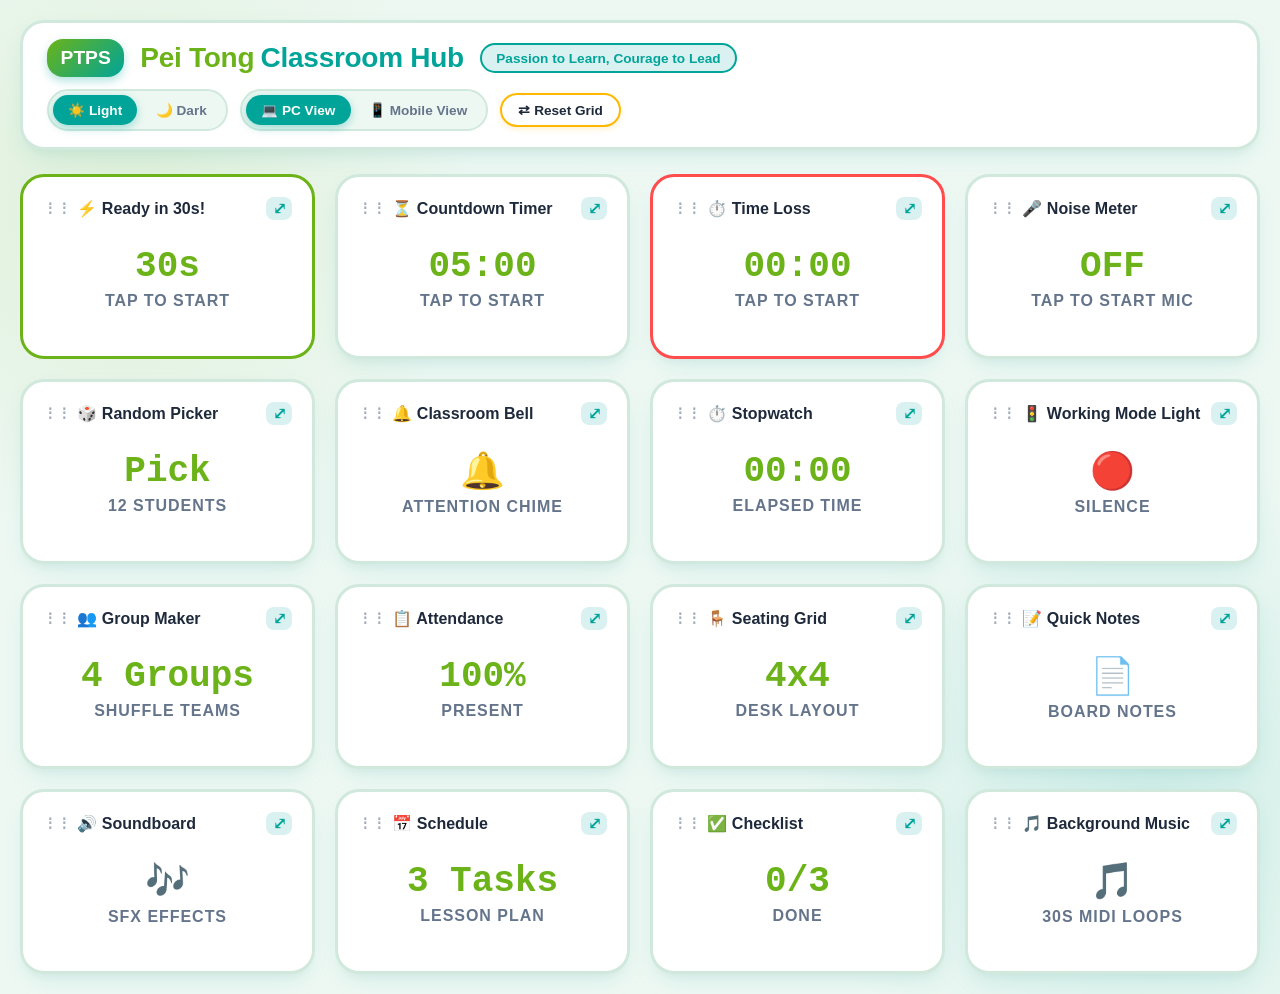
<file: index.html>
<!DOCTYPE html>
<html lang="en">
<head>
  <meta charset="UTF-8" />
  <meta name="viewport" content="width=device-width, initial-scale=1.0" />
  <title>Pei Tong Primary School - Classroom Hub</title>
  <style>
    :root {
      /* Pei Tong Primary Corporate Colors & Palette */
      --ptps-lime: #6BB318;
      --ptps-lime-dark: #528B11;
      --ptps-turquoise: #00A499;
      --ptps-turquoise-dark: #007D75;
      --ptps-yellow: #FFB800;
      --ptps-orange: #FF7A00;
      --ptps-red: #FF4D4D;
      --ptps-blue: #3B82F6;
      --ptps-purple: #8B5CF6;
      
      /* Light Mode Palette */
      --ptps-bg-canvas: #EEF8F3;
      --ptps-card-bg: #FFFFFF;
      --ptps-card-border: #D1E9DD;
      --ptps-text-dark: #1E293B;
      --ptps-text-muted: #64748B;
      --ptps-shadow: 0 10px 25px -5px rgba(0, 164, 153, 0.12), 0 8px 10px -6px rgba(0, 0, 0, 0.04);
      --ptps-shadow-hover: 0 18px 30px -5px rgba(107, 179, 24, 0.22), 0 10px 12px -5px rgba(0, 0, 0, 0.08);
      --ptps-glow: transparent;
    }

    /* Vibrant Dark Mode Palette */
    body.dark-mode {
      --ptps-bg-canvas: #0F172A;
      --ptps-card-bg: #1E293B;
      --ptps-card-border: #334155;
      --ptps-text-dark: #F8FAFC;
      --ptps-text-muted: #94A3B8;
      --ptps-shadow: 0 10px 25px -5px rgba(0, 164, 153, 0.25), 0 8px 10px -6px rgba(0, 0, 0, 0.3);
      --ptps-shadow-hover: 0 18px 30px -5px rgba(107, 179, 24, 0.4), 0 10px 12px -5px rgba(0, 0, 0, 0.5);
      --ptps-glow: 0 0 15px rgba(107, 179, 24, 0.35);
    }

    * {
      box-sizing: border-box;
      margin: 0;
      padding: 0;
    }

    body {
      font-family: 'Comic Sans MS', 'Fredoka', -apple-system, BlinkMacSystemFont, "Segoe UI", Roboto, sans-serif;
      background-color: var(--ptps-bg-canvas);
      background-image: 
        radial-gradient(circle at 10% 20%, rgba(107, 179, 24, 0.12) 0%, transparent 25%),
        radial-gradient(circle at 90% 80%, rgba(0, 164, 153, 0.12) 0%, transparent 25%);
      color: var(--ptps-text-dark);
      min-height: 100vh;
      padding: 1.25rem;
      transition: background-color 0.3s ease, color 0.3s ease, padding 0.2s ease;
    }

    /* Glowing Accents in Dark Mode */
    body.dark-mode .display-main {
      text-shadow: 0 0 10px rgba(107, 179, 24, 0.4);
    }
    body.dark-mode .school-logo-badge {
      box-shadow: 0 0 15px rgba(0, 164, 153, 0.6);
    }
    body.dark-mode .big-display {
      text-shadow: 0 0 20px rgba(107, 179, 24, 0.5);
    }

    /* Ambient Alert Animations */
    body.time-loss-active {
      animation: room-alert-red 1.5s infinite ease-in-out;
    }
    body.noise-alert-active {
      animation: room-alert-orange 0.8s infinite ease-in-out;
    }

    @keyframes room-alert-red {
      0%, 100% { background-color: #FEE2E2; }
      50% { background-color: #FECACA; }
    }
    @keyframes room-alert-orange {
      0%, 100% { background-color: #FEF3C7; }
      50% { background-color: #FDE68A; }
    }

    /* Header Navigation */
    header {
      max-width: 1300px;
      margin: 0 auto 1.5rem auto;
      display: flex;
      justify-content: space-between;
      align-items: center;
      background: var(--ptps-card-bg);
      padding: 1rem 1.5rem;
      border-radius: 1.5rem;
      border: 3px solid var(--ptps-card-border);
      box-shadow: var(--ptps-shadow);
      flex-wrap: wrap;
      gap: 0.75rem;
      transition: background-color 0.3s, border-color 0.3s;
    }

    .header-title-group {
      display: flex;
      align-items: center;
      gap: 1rem;
    }

    .school-logo-badge {
      background: linear-gradient(135deg, var(--ptps-lime), var(--ptps-turquoise));
      color: #FFFFFF;
      font-weight: 900;
      font-size: 1.2rem;
      padding: 0.5rem 0.85rem;
      border-radius: 1rem;
      box-shadow: 0 4px 10px rgba(0, 164, 153, 0.3);
      display: flex;
      align-items: center;
      justify-content: center;
    }

    h1 {
      font-size: 1.75rem;
      font-weight: 900;
      color: var(--ptps-lime);
      display: flex;
      align-items: center;
      gap: 0.4rem;
      letter-spacing: -0.01em;
    }

    h1 span {
      color: var(--ptps-turquoise);
    }

    .badge {
      background: rgba(0, 164, 153, 0.15);
      border: 2px solid var(--ptps-turquoise);
      padding: 0.35rem 0.9rem;
      border-radius: 2rem;
      font-size: 0.85rem;
      color: var(--ptps-turquoise);
      font-weight: 800;
    }

    .header-controls {
      display: flex;
      align-items: center;
      gap: 0.75rem;
      flex-wrap: wrap;
    }

    /* View & Theme Selector Toggles */
    .view-mode-selector, .theme-mode-selector {
      display: flex;
      background: var(--ptps-bg-canvas);
      border: 2px solid var(--ptps-card-border);
      border-radius: 2rem;
      padding: 0.25rem;
      gap: 0.2rem;
    }

    .view-btn {
      background: transparent;
      border: none;
      color: var(--ptps-text-muted);
      padding: 0.45rem 0.95rem;
      border-radius: 1.5rem;
      font-size: 0.85rem;
      font-weight: 800;
      cursor: pointer;
      transition: all 0.2s ease;
    }

    .view-btn.active {
      background: var(--ptps-turquoise);
      color: #ffffff;
      box-shadow: 0 3px 10px rgba(0, 164, 153, 0.35);
    }

    .btn-reset-layout {
      background: var(--ptps-card-bg);
      border: 2px solid var(--ptps-yellow);
      color: var(--ptps-text-dark);
      padding: 0.45rem 1rem;
      border-radius: 2rem;
      font-size: 0.85rem;
      font-weight: 800;
      cursor: pointer;
      transition: all 0.2s ease;
      box-shadow: 0 2px 6px rgba(255, 184, 0, 0.2);
    }
    .btn-reset-layout:hover {
      background: var(--ptps-yellow);
      color: #FFFFFF;
      transform: translateY(-2px);
    }

    /* Dashboard Grid Base */
    .dashboard-grid {
      display: grid;
      gap: 1.25rem;
      max-width: 1300px;
      margin: 0 auto;
    }

    /* PC VIEW STYLES */
    body.view-pc .dashboard-grid {
      grid-template-columns: repeat(auto-fill, minmax(240px, 1fr));
    }

    body.view-pc .tile {
      min-height: 185px;
      padding: 1.25rem;
      cursor: grab;
    }

    body.view-pc .display-main {
      font-size: 2.25rem;
    }

    body.view-pc .control-btn {
      padding: 0.85rem 1.8rem;
      font-size: 1.1rem;
    }

    /* MOBILE VIEW STYLES */
    body.view-mobile {
      padding: 0.75rem;
    }

    body.view-mobile header {
      flex-direction: column;
      align-items: flex-start;
      gap: 0.75rem;
    }

    body.view-mobile .header-controls {
      width: 100%;
      justify-content: space-between;
    }

    body.view-mobile .dashboard-grid {
      grid-template-columns: repeat(auto-fill, minmax(155px, 1fr));
      gap: 0.75rem;
    }

    body.view-mobile .tile {
      min-height: 140px;
      padding: 0.85rem;
      border-radius: 1.1rem;
    }

    body.view-mobile .tile-title {
      font-size: 0.9rem;
    }

    body.view-mobile .display-main {
      font-size: 1.75rem;
    }

    body.view-mobile .tile-subtext {
      font-size: 0.68rem;
    }

    body.view-mobile .tile-expand-icon {
      font-size: 0.7rem;
      padding: 0.2rem 0.35rem;
    }

    body.view-mobile .fullscreen-overlay {
      padding: 1rem;
    }

    body.view-mobile .big-display {
      font-size: 4.5rem;
    }

    body.view-mobile .control-btn {
      width: 100%;
      min-height: 48px;
      font-size: 1.05rem;
      padding: 0.75rem 1.2rem;
      margin: 0.25rem 0;
    }

    body.view-mobile .music-grid {
      grid-template-columns: 1fr !important;
    }

    /* Tile Component */
    .tile {
      background: var(--ptps-card-bg);
      border: 3px solid var(--ptps-card-border);
      border-radius: 1.5rem;
      display: flex;
      flex-direction: column;
      justify-content: space-between;
      user-select: none;
      transition: transform 0.2s cubic-bezier(0.34, 1.56, 0.64, 1), border-color 0.2s ease, box-shadow 0.2s ease, background-color 0.3s ease;
      position: relative;
      box-shadow: var(--ptps-shadow);
    }

    .tile:active {
      cursor: grabbing;
    }

    .tile:hover {
      transform: translateY(-6px) scale(1.02);
      border-color: var(--ptps-lime);
      box-shadow: var(--ptps-shadow-hover);
    }

    .tile.grid-dragging {
      opacity: 0.4;
      border-color: var(--ptps-lime);
    }

    .tile.grid-drag-over {
      border-color: var(--ptps-turquoise);
      background: rgba(0, 164, 153, 0.15);
      transform: scale(1.04);
    }

    .tile-header {
      display: flex;
      justify-content: space-between;
      align-items: center;
      width: 100%;
    }

    .tile-title {
      font-weight: 800;
      display: flex;
      align-items: center;
      gap: 0.4rem;
      color: var(--ptps-text-dark);
    }

    .drag-handle-icon {
      font-size: 0.9rem;
      color: var(--ptps-text-muted);
      opacity: 0.6;
    }

    .tile-expand-icon {
      color: var(--ptps-turquoise);
      background: rgba(0, 164, 153, 0.15);
      border-radius: 0.5rem;
      padding: 0.1rem 0.4rem;
      font-weight: 900;
    }

    .tile-body {
      text-align: center;
      margin: 0.5rem 0;
      flex-grow: 1;
      display: flex;
      flex-direction: column;
      justify-content: center;
      align-items: center;
    }

    .display-main {
      font-weight: 900;
      font-family: ui-monospace, SFMono-Regular, Menlo, Monaco, Consolas, monospace;
      color: var(--ptps-lime);
    }

    .tile-subtext {
      text-transform: uppercase;
      letter-spacing: 0.06em;
      color: var(--ptps-text-muted);
      margin-top: 0.3rem;
      font-weight: 800;
    }

    /* Ready in 30 Tile Specific */
    .tile-ready-30 {
      border: 3px solid var(--ptps-lime);
      box-shadow: var(--ptps-glow);
    }

    /* Time Loss Tile Specific */
    .tile-time-loss {
      border: 3px solid var(--ptps-red);
    }

    /* Module Visual Ring Styling */
    .ring-timer-container {
      display: flex;
      flex-direction: column;
      align-items: center;
      width: 100%;
      max-width: 600px;
    }

    .ring-clock-wrapper {
      position: relative;
      width: 240px;
      height: 240px;
      display: flex;
      align-items: center;
      justify-content: center;
      margin: 1rem 0;
    }

    .ring-svg {
      position: absolute;
      width: 100%;
      height: 100%;
      transform: rotate(-90deg);
    }

    .ring-circle-bg {
      fill: none;
      stroke: var(--ptps-card-border);
      stroke-width: 14;
    }

    .ring-circle-progress {
      fill: none;
      stroke: var(--ptps-lime);
      stroke-width: 14;
      stroke-linecap: round;
      stroke-dasharray: 628;
      stroke-dashoffset: 0;
      transition: stroke-dashoffset 0.8s linear, stroke 0.3s ease;
    }

    .ring-time-text {
      font-size: 3.5rem;
      font-weight: 900;
      font-family: ui-monospace, SFMono-Regular, Menlo, Monaco, Consolas, monospace;
      color: var(--ptps-lime);
      z-index: 2;
    }

    /* Ready in 30 Module Styling */
    .ready30-container {
      display: flex;
      flex-direction: column;
      align-items: center;
      width: 100%;
      max-width: 800px;
    }

    .ready30-badge-header {
      background: linear-gradient(90deg, var(--ptps-lime), var(--ptps-turquoise));
      color: #fff;
      font-size: 1.5rem;
      font-weight: 900;
      text-transform: uppercase;
      padding: 0.6rem 1.8rem;
      border-radius: 2rem;
      letter-spacing: 0.05em;
      margin-bottom: 1.25rem;
      box-shadow: 0 4px 15px rgba(0, 164, 153, 0.35);
      text-align: center;
    }

    .ready30-cheer-box {
      background: var(--ptps-card-bg);
      border: 3px solid var(--ptps-turquoise);
      border-radius: 1.25rem;
      padding: 1rem 1.5rem;
      width: 100%;
      min-height: 80px;
      display: flex;
      align-items: center;
      justify-content: center;
      text-align: center;
      margin-bottom: 1.25rem;
      box-shadow: var(--ptps-shadow);
    }

    .ready30-cheer-text {
      font-size: 1.45rem;
      font-weight: 900;
      color: var(--ptps-turquoise);
      animation: cheer-pop 0.4s ease-out;
    }

    @keyframes cheer-pop {
      0% { transform: scale(0.85); opacity: 0; }
      100% { transform: scale(1); opacity: 1; }
    }

    .ready30-poster-rules {
      display: grid;
      grid-template-columns: repeat(3, 1fr);
      gap: 0.75rem;
      width: 100%;
      margin-bottom: 1.25rem;
    }

    @media (max-width: 600px) {
      .ready30-poster-rules {
        grid-template-columns: 1fr;
      }
    }

    .ready30-rule-card {
      background: var(--ptps-card-bg);
      border: 3px solid var(--ptps-card-border);
      border-radius: 1rem;
      padding: 0.85rem;
      text-align: center;
      display: flex;
      align-items: center;
      justify-content: center;
      gap: 0.5rem;
      font-weight: 800;
      font-size: 1.05rem;
      color: var(--ptps-text-dark);
      transition: all 0.3s ease;
    }

    .ready30-rule-card.active-rule {
      border-color: var(--ptps-lime);
      background: rgba(107, 179, 24, 0.15);
      transform: scale(1.04);
      box-shadow: 0 4px 15px rgba(107, 179, 24, 0.3);
    }

    .ready30-rule-card .diamond {
      font-size: 1.2rem;
    }

    .ready30-banner-footer {
      background: var(--ptps-yellow);
      color: #1E293B;
      font-weight: 900;
      font-size: 1.2rem;
      text-transform: uppercase;
      padding: 0.6rem 1.5rem;
      border-radius: 2rem;
      letter-spacing: 0.05em;
      box-shadow: 0 4px 10px rgba(255, 184, 0, 0.3);
      text-align: center;
      margin-top: 0.5rem;
    }

    /* Fullscreen Overlay */
    .fullscreen-overlay {
      position: fixed;
      inset: 0;
      background: rgba(238, 248, 243, 0.97);
      backdrop-filter: blur(12px);
      z-index: 1000;
      display: none;
      flex-direction: column;
      padding: 2rem;
      transition: background-color 0.3s ease;
      overflow-y: auto;
    }

    body.dark-mode .fullscreen-overlay {
      background: rgba(15, 23, 42, 0.97);
    }

    .fullscreen-overlay.active {
      display: flex;
    }

    .fullscreen-overlay.loud-alert-active {
      animation: loud-bg-blink 0.35s infinite alternate ease-in-out;
    }

    @keyframes loud-bg-blink {
      0% { background: rgba(238, 248, 243, 0.97); }
      100% { background: rgba(254, 202, 202, 0.95); }
    }

    /* GLOBAL FLASHING ALERT OVERLAY (TIME'S UP) */
    .global-flash-overlay {
      position: fixed;
      inset: 0;
      z-index: 99999;
      display: none;
      flex-direction: column;
      align-items: center;
      justify-content: center;
      padding: 2rem;
      background: rgba(239, 68, 68, 0.95);
      animation: global-flash 0.35s infinite alternate ease-in-out;
    }

    .global-flash-overlay.active {
      display: flex;
    }

    @keyframes global-flash {
      0% { background: rgba(239, 68, 68, 0.95); }
      100% { background: rgba(245, 158, 11, 0.95); }
    }

    .alert-modal-content {
      display: flex;
      flex-direction: column;
      align-items: center;
      justify-content: center;
      background: rgba(15, 23, 42, 0.88);
      padding: 3rem;
      border-radius: 2rem;
      border: 4px solid #FFFFFF;
      box-shadow: 0 20px 50px rgba(0, 0, 0, 0.6);
      text-align: center;
      max-width: 90%;
    }

    .btn-dismiss-alert {
      background: #22C55E;
      color: #FFFFFF;
      border: 3px solid #FFFFFF;
      font-size: 1.8rem;
      font-weight: 900;
      padding: 1.25rem 2.5rem;
      border-radius: 3rem;
      cursor: pointer;
      box-shadow: 0 10px 25px rgba(0, 0, 0, 0.4);
      transition: all 0.2s ease;
      text-transform: uppercase;
      letter-spacing: 0.05em;
    }

    .btn-dismiss-alert:hover {
      transform: scale(1.08);
      background: #16A34A;
    }

    .fullscreen-header {
      display: flex;
      justify-content: space-between;
      align-items: center;
      max-width: 1200px;
      width: 100%;
      margin: 0 auto 1.5rem auto;
      border-bottom: 3px solid var(--ptps-card-border);
      padding-bottom: 1rem;
    }

    .fullscreen-title {
      font-size: 1.85rem;
      font-weight: 900;
      color: var(--ptps-lime);
    }

    .btn-close {
      background: var(--ptps-card-bg);
      border: 3px solid var(--ptps-red);
      color: var(--ptps-red);
      font-size: 0.95rem;
      font-weight: 800;
      padding: 0.6rem 1.4rem;
      border-radius: 2rem;
      cursor: pointer;
      transition: all 0.2s ease;
    }

    .btn-close:hover {
      background: var(--ptps-red);
      color: #FFFFFF;
      transform: scale(1.05);
    }

    .fullscreen-content {
      flex: 1;
      max-width: 1200px;
      width: 100%;
      margin: 0 auto;
      display: flex;
      flex-direction: column;
      align-items: center;
      justify-content: center;
    }

    /* Widget Components */
    .big-display {
      font-size: 6.5rem;
      font-weight: 900;
      font-family: ui-monospace, SFMono-Regular, Menlo, Monaco, Consolas, monospace;
      line-height: 1;
      letter-spacing: -0.04em;
      color: var(--ptps-lime);
    }

    .loud-alert-banner {
      display: none;
      color: var(--ptps-red);
      font-size: 2.75rem;
      font-weight: 900;
      text-transform: uppercase;
      letter-spacing: 0.05em;
      margin-bottom: 1.5rem;
      animation: pulse-loud 0.3s infinite alternate;
      text-align: center;
    }

    @keyframes pulse-loud {
      from { transform: scale(0.95); }
      to { transform: scale(1.05); }
    }

    .control-btn {
      background: var(--ptps-turquoise);
      color: #fff;
      border: none;
      font-weight: 800;
      border-radius: 1rem;
      cursor: pointer;
      margin: 0.35rem;
      transition: transform 0.15s ease, background 0.2s ease, box-shadow 0.2s ease;
      display: inline-flex;
      align-items: center;
      justify-content: center;
      box-shadow: 0 4px 10px rgba(0, 164, 153, 0.25);
    }
    .control-btn:hover {
      transform: translateY(-2px) scale(1.03);
      background: var(--ptps-turquoise-dark);
    }
    .control-btn.danger { 
      background: var(--ptps-red); 
      box-shadow: 0 4px 10px rgba(255, 77, 77, 0.25);
    }
    .control-btn.danger:hover { background: #E63939; }
    .control-btn.secondary { 
      background: var(--ptps-card-bg); 
      color: var(--ptps-text-dark);
      border: 2px solid var(--ptps-card-border);
      box-shadow: none;
    }
    .control-btn.secondary:hover { background: var(--ptps-bg-canvas); }
    .control-btn.preset {
      background: var(--ptps-card-bg);
      border: 2px solid var(--ptps-card-border);
      color: var(--ptps-text-dark);
      font-size: 0.95rem;
      padding: 0.55rem 1.1rem;
      box-shadow: 0 2px 6px rgba(0, 0, 0, 0.04);
    }
    .control-btn.preset:hover {
      background: var(--ptps-lime);
      color: #FFFFFF;
      border-color: var(--ptps-lime);
      font-weight: 800;
    }

    /* Meter Progress Bar */
    .meter-container {
      width: 100%;
      max-width: 650px;
      height: 32px;
      background: var(--ptps-card-bg);
      border: 3px solid var(--ptps-card-border);
      border-radius: 16px;
      overflow: hidden;
      margin: 1.5rem 0;
      position: relative;
    }
    .meter-fill {
      height: 100%;
      width: 0%;
      background: var(--ptps-lime);
      transition: width 0.1s ease, background-color 0.2s ease;
    }
    .sensitivity-line {
      position: absolute;
      top: 0;
      bottom: 0;
      width: 4px;
      background: var(--ptps-red);
      box-shadow: 0 0 8px var(--ptps-red);
      z-index: 2;
    }

    /* Traffic Light & Working Modes */
    .traffic-light-box {
      background: #0F172A;
      padding: 1.5rem;
      border-radius: 2.5rem;
      display: flex;
      gap: 1.5rem;
      border: 4px solid #334155;
      box-shadow: 0 10px 25px rgba(0,0,0,0.3);
    }
    .light-bulb {
      width: 80px;
      height: 80px;
      border-radius: 50%;
      opacity: 0.25;
      cursor: pointer;
      transition: opacity 0.2s, transform 0.2s;
    }
    .light-bulb.red { background: var(--ptps-red); box-shadow: 0 0 30px var(--ptps-red); }
    .light-bulb.yellow { background: var(--ptps-yellow); box-shadow: 0 0 30px var(--ptps-yellow); }
    .light-bulb.green { background: var(--ptps-lime); box-shadow: 0 0 30px var(--ptps-lime); }
    .light-bulb.active { opacity: 1; transform: scale(1.1); }

    .working-mode-btn {
      background: var(--ptps-card-bg);
      border: 3px solid var(--ptps-card-border);
      color: var(--ptps-text-dark);
      padding: 1rem 1.25rem;
      border-radius: 1.25rem;
      display: flex;
      flex-direction: column;
      align-items: center;
      gap: 0.3rem;
      cursor: pointer;
      flex: 1;
      min-width: 140px;
      transition: all 0.2s ease;
      box-shadow: var(--ptps-shadow);
    }
    .working-mode-btn:hover {
      transform: translateY(-3px);
      border-color: var(--ptps-turquoise);
    }
    .working-mode-btn.active.red {
      background: rgba(255, 77, 77, 0.15);
      border-color: var(--ptps-red);
      color: var(--ptps-red);
      box-shadow: 0 4px 15px rgba(255, 77, 77, 0.3);
    }
    .working-mode-btn.active.yellow {
      background: rgba(255, 184, 0, 0.15);
      border-color: var(--ptps-yellow);
      color: #D97706;
      box-shadow: 0 4px 15px rgba(255, 184, 0, 0.3);
    }
    .working-mode-btn.active.green {
      background: rgba(107, 179, 24, 0.15);
      border-color: var(--ptps-lime);
      color: var(--ptps-lime-dark);
      box-shadow: 0 4px 15px rgba(107, 179, 24, 0.3);
    }
    .mode-tag {
      font-size: 0.75rem;
      font-weight: 800;
      opacity: 0.8;
      text-transform: uppercase;
    }

    /* Interactive List Container */
    .interactive-list {
      width: 100%;
      max-width: 650px;
      background: var(--ptps-card-bg);
      border-radius: 1.25rem;
      padding: 1rem;
      border: 3px solid var(--ptps-card-border);
      max-height: 380px;
      overflow-y: auto;
      box-shadow: var(--ptps-shadow);
    }
    .list-item {
      display: flex;
      justify-content: space-between;
      padding: 0.75rem 1rem;
      border-bottom: 2px dashed var(--ptps-card-border);
      align-items: center;
      gap: 0.5rem;
      transition: background 0.2s;
    }
    .list-item:last-child { border-bottom: none; }
    .list-item[draggable="true"] {
      cursor: grab;
    }
    .list-item[draggable="true"]:active {
      cursor: grabbing;
    }
    .list-item.drag-over-item {
      border-top: 3px solid var(--ptps-lime);
      background: rgba(107, 179, 24, 0.15);
    }

    /* Group Maker Interactive Drag & Drop Containers */
    .group-container-grid {
      display: grid;
      grid-template-columns: repeat(auto-fit, minmax(220px, 1fr));
      gap: 1rem;
      width: 100%;
      max-width: 900px;
      max-height: 420px;
      overflow-y: auto;
      padding: 0.5rem;
    }
    .group-card {
      background: var(--ptps-card-bg);
      border: 3px dashed var(--ptps-card-border);
      border-radius: 1.25rem;
      padding: 1rem;
      min-height: 140px;
      transition: border-color 0.2s, background 0.2s;
      box-shadow: var(--ptps-shadow);
    }
    .group-card.group-drag-over {
      border-color: var(--ptps-lime);
      background: rgba(107, 179, 24, 0.15);
    }
    .group-card-header {
      font-weight: 800;
      color: var(--ptps-lime);
      margin-bottom: 0.75rem;
      display: flex;
      justify-content: space-between;
      border-bottom: 2px solid var(--ptps-card-border);
      padding-bottom: 0.4rem;
    }
    .group-member-list {
      display: flex;
      flex-wrap: wrap;
      gap: 0.4rem;
    }
    .student-chip {
      background: var(--ptps-bg-canvas);
      border: 2px solid var(--ptps-turquoise);
      color: var(--ptps-turquoise);
      padding: 0.35rem 0.75rem;
      border-radius: 1rem;
      font-size: 0.85rem;
      font-weight: 800;
      cursor: grab;
      user-select: none;
      transition: transform 0.15s, background 0.2s;
    }
    .student-chip:active {
      cursor: grabbing;
    }
    .student-chip.dragging {
      opacity: 0.4;
      border-color: var(--ptps-lime);
    }

    /* Drag & Drop Desk Tiles */
    .desk-tile {
      background: var(--ptps-card-bg);
      padding: 0.85rem 0.6rem;
      border-radius: 1rem;
      text-align: center;
      border: 2px dashed var(--ptps-card-border);
      font-size: 0.85rem;
      cursor: grab;
      user-select: none;
      transition: transform 0.2s ease, border-color 0.2s ease, background 0.2s ease;
      display: flex;
      flex-direction: column;
      justify-content: center;
      align-items: center;
      min-height: 80px;
      box-shadow: var(--ptps-shadow);
    }
    .desk-tile:active { cursor: grabbing; }
    .desk-tile:hover {
      border-color: var(--ptps-turquoise);
      transform: translateY(-3px);
    }
    .desk-tile.dragging {
      opacity: 0.4;
      border-color: var(--ptps-lime);
    }
    .desk-tile.drag-over {
      border-color: var(--ptps-lime);
      background: rgba(107, 179, 24, 0.15);
      transform: scale(1.05);
    }

    /* Music Category Section */
    .music-grid {
      display: grid;
      grid-template-columns: repeat(2, 1fr);
      gap: 1.25rem;
      width: 100%;
      max-width: 850px;
    }
    .music-card {
      background: var(--ptps-card-bg);
      border: 3px solid var(--ptps-card-border);
      padding: 1.25rem;
      border-radius: 1.25rem;
      box-shadow: var(--ptps-shadow);
    }
    .music-card-title {
      font-weight: 800;
      color: var(--ptps-turquoise);
      margin-bottom: 0.75rem;
      font-size: 1.2rem;
      display: flex;
      align-items: center;
      gap: 0.4rem;
    }

    /* Form Controls */
    input[type="text"], input[type="number"], textarea, select {
      background: var(--ptps-card-bg);
      border: 2px solid var(--ptps-card-border);
      color: var(--ptps-text-dark);
      padding: 0.65rem 0.9rem;
      border-radius: 0.75rem;
      font-size: 1rem;
      font-family: inherit;
    }

    input[type="range"] {
      width: 100%;
      max-width: 400px;
      accent-color: var(--ptps-turquoise);
    }
  </style>
</head>
<body class="view-pc">

  <!-- FULLSCREEN FLASHING ALERT OVERLAY -->
  <div id="globalFlashOverlay" class="global-flash-overlay">
    <div class="alert-modal-content">
      <div style="font-size: 4.5rem; margin-bottom: 0.5rem;">⏰</div>
      <h2 style="font-size: 3.2rem; font-weight: 900; color: #FFFFFF; text-shadow: 0 4px 10px rgba(0,0,0,0.5); margin-bottom: 1.8rem; text-align: center;">TIME'S UP!</h2>
      <button class="btn-dismiss-alert" onclick="dismissTimesUpAlert()">DISMISS / STOP ALERT</button>
    </div>
  </div>

  <header>
    <div class="header-title-group">
      <div class="school-logo-badge">PTPS</div>
      <h1>Pei Tong <span>Classroom Hub</span></h1>
      <div class="badge">Passion to Learn, Courage to Lead</div>
    </div>
    <div class="header-controls">
      <!-- LIGHT / DARK MODE SELECTOR -->
      <div class="theme-mode-selector">
        <button id="btnThemeLight" class="view-btn active" onclick="setThemeMode('light')">☀️ Light</button>
        <button id="btnThemeDark" class="view-btn" onclick="setThemeMode('dark')">🌙 Dark</button>
      </div>
      <!-- DEVICE VIEW SELECTOR -->
      <div class="view-mode-selector">
        <button id="btnViewPc" class="view-btn active" onclick="setDeviceView('pc')">💻 PC View</button>
        <button id="btnViewMobile" class="view-btn" onclick="setDeviceView('mobile')">📱 Mobile View</button>
      </div>
      <button class="btn-reset-layout" onclick="resetTileOrder()">⇄ Reset Grid</button>
    </div>
  </header>

  <!-- DASHBOARD DYNAMIC GRID CONTAINER -->
  <div class="dashboard-grid" id="dashboardGridContainer"></div>

  <!-- FULLSCREEN OVERLAY MODAL -->
  <div class="fullscreen-overlay" id="fullscreenOverlay">
    <div class="fullscreen-header">
      <div class="fullscreen-title" id="overlayTitle">Tool Name</div>
      <button class="btn-close" onclick="closeTool()">✕ Exit Full Screen</button>
    </div>
    <div class="fullscreen-content" id="overlayContent"></div>
  </div>

  <script>
    // --- GLOBAL ROSTER PERSISTENCE & DEFAULTS ---
    const DEFAULT_ROSTER = ["Alex", "Jordan", "Taylor", "Morgan", "Sam", "Chris", "Riley", "Casey", "Avery", "Quinn", "Skyler", "Dakota"];
    let roster = [...DEFAULT_ROSTER];

    function loadSavedRoster() {
      try {
        const saved = localStorage.getItem('ptps_classroom_roster');
        if (saved) {
          const parsed = JSON.parse(saved);
          if (Array.isArray(parsed) && parsed.length > 0) {
            roster = parsed;
          }
        }
      } catch(e) {}
    }

    function saveRoster(newRoster) {
      roster = newRoster;
      try {
        localStorage.setItem('ptps_classroom_roster', JSON.stringify(roster));
      } catch(e) {}
      attendanceStatus = {};
      resetSeatingArrangement();
      updateTileDisplay('picker');
      updateTileDisplay('attendance');
    }

    function resetRosterToDefault() {
      roster = [...DEFAULT_ROSTER];
      try {
        localStorage.removeItem('ptps_classroom_roster');
      } catch(e) {}
      attendanceStatus = {};
      resetSeatingArrangement();
      updateTileDisplay('picker');
      updateTileDisplay('attendance');
    }

    // --- LIGHT / DARK THEME MANAGER ---
    let currentThemeMode = 'light';

    function loadSavedThemeMode() {
      const saved = localStorage.getItem('ptps_hub_theme');
      if (saved === 'dark' || saved === 'light') {
        currentThemeMode = saved;
      } else {
        currentThemeMode = window.matchMedia && window.matchMedia('(prefers-color-scheme: dark)').matches ? 'dark' : 'light';
      }
      applyThemeMode();
    }

    function setThemeMode(mode) {
      currentThemeMode = mode;
      localStorage.setItem('ptps_hub_theme', mode);
      applyThemeMode();
    }

    function applyThemeMode() {
      if (currentThemeMode === 'dark') {
        document.body.classList.add('dark-mode');
      } else {
        document.body.classList.remove('dark-mode');
      }

      const btnLight = document.getElementById('btnThemeLight');
      const btnDark = document.getElementById('btnThemeDark');
      if (btnLight && btnDark) {
        btnLight.classList.toggle('active', currentThemeMode === 'light');
        btnDark.classList.toggle('active', currentThemeMode === 'dark');
      }
    }

    // --- AUDIO SYNTHESIZER FOR SFX & VOICE ---
    let audioCtx = null;
    function initAudio() {
      if (!audioCtx) audioCtx = new (window.AudioContext || window.webkitAudioContext)();
      if (audioCtx.state === 'suspended') audioCtx.resume();
    }

    function speakText(text) {
      if ('speechSynthesis' in window) {
        window.speechSynthesis.cancel();
        const msg = new SpeechSynthesisUtterance(text);
        msg.rate = 0.95;
        msg.pitch = 1.1;
        window.speechSynthesis.speak(msg);
      }
    }

    function playSound(type) {
      initAudio();
      const now = audioCtx.currentTime;

      if (type === 'start') {
        const osc = audioCtx.createOscillator();
        const gain = audioCtx.createGain();
        osc.connect(gain); gain.connect(audioCtx.destination);
        osc.frequency.setValueAtTime(880, now);
        osc.frequency.exponentialRampToValueAtTime(1320, now + 0.15);
        gain.gain.setValueAtTime(0.3, now);
        gain.gain.exponentialRampToValueAtTime(0.01, now + 0.3);
        osc.start(now); osc.stop(now + 0.3);
      } else if (type === 'stop') {
        const osc = audioCtx.createOscillator();
        const gain = audioCtx.createGain();
        osc.connect(gain); gain.connect(audioCtx.destination);
        osc.frequency.setValueAtTime(523, now);
        gain.gain.setValueAtTime(0.3, now);
        gain.gain.exponentialRampToValueAtTime(0.01, now + 0.25);
        osc.start(now); osc.stop(now + 0.25);
      } else if (type === 'bell') {
        const osc = audioCtx.createOscillator();
        const gain = audioCtx.createGain();
        osc.connect(gain); gain.connect(audioCtx.destination);
        osc.type = 'sine';
        osc.frequency.setValueAtTime(1046.5, now);
        gain.gain.setValueAtTime(0.5, now);
        gain.gain.exponentialRampToValueAtTime(0.001, now + 1.8);
        osc.start(now); osc.stop(now + 1.8);
      } else if (type === 'buzzer') {
        const osc = audioCtx.createOscillator();
        const gain = audioCtx.createGain();
        osc.connect(gain); gain.connect(audioCtx.destination);
        osc.type = 'sawtooth';
        osc.frequency.setValueAtTime(150, now);
        gain.gain.setValueAtTime(0.4, now);
        gain.gain.exponentialRampToValueAtTime(0.01, now + 0.5);
        osc.start(now); osc.stop(now + 0.5);
      } else if (type === 'tada') {
        [523.25, 659.25, 783.99, 1046.5].forEach((freq, idx) => {
          const o = audioCtx.createOscillator();
          const g = audioCtx.createGain();
          o.connect(g); g.connect(audioCtx.destination);
          o.frequency.setValueAtTime(freq, now + idx * 0.08);
          g.gain.setValueAtTime(0.3, now + idx * 0.08);
          g.gain.exponentialRampToValueAtTime(0.001, now + idx * 0.08 + 0.3);
          o.start(now + idx * 0.08); o.stop(now + idx * 0.08 + 0.3);
        });
      }
    }

    // --- TIME'S UP ENHANCED ALERT SYSTEM ---
    let isAlertSequenceRunning = false;

    function triggerTimesUpAlert() {
      // 1. Show global full screen flashing alert
      const overlay = document.getElementById('globalFlashOverlay');
      if (overlay) overlay.classList.add('active');

      // 2. Start sound sequence flag
      isAlertSequenceRunning = true;
      runTimesUpAlertSequence();
    }

    function dismissTimesUpAlert() {
      isAlertSequenceRunning = false;
      
      // Immediately cancel Web Speech API
      if ('speechSynthesis' in window) {
        window.speechSynthesis.cancel();
      }

      // Hide global full screen flashing alert
      const overlay = document.getElementById('globalFlashOverlay');
      if (overlay) overlay.classList.remove('active');
    }

    async function runTimesUpAlertSequence() {
      for (let i = 0; i < 8; i++) {
        if (!isAlertSequenceRunning) break;
        // Dual-tone Ding Dong (659 Hz -> 523 Hz)
        await playDualToneDingDong();
        
        if (!isAlertSequenceRunning) break;
        // Speech "Time's Up!"
        await speakTimesUpPromise();
        
        if (!isAlertSequenceRunning) break;
        // Brief pause between repetitions
        await new Promise(r => setTimeout(r, 350));
      }
    }

    function playDualToneDingDong() {
      return new Promise((resolve) => {
        if (!isAlertSequenceRunning) return resolve();
        initAudio();
        const now = audioCtx.currentTime;

        // Tone 1: High Tone (659 Hz - E5)
        const osc1 = audioCtx.createOscillator();
        const gain1 = audioCtx.createGain();
        osc1.type = 'sine';
        osc1.frequency.setValueAtTime(659, now);
        gain1.gain.setValueAtTime(0.6, now);
        gain1.gain.exponentialRampToValueAtTime(0.001, now + 0.55);
        osc1.connect(gain1); gain1.connect(audioCtx.destination);
        osc1.start(now); osc1.stop(now + 0.55);

        // Tone 2: Low Tone (523 Hz - C5) starting at 0.35s
        const osc2 = audioCtx.createOscillator();
        const gain2 = audioCtx.createGain();
        osc2.type = 'sine';
        osc2.frequency.setValueAtTime(523, now + 0.35);
        gain2.gain.setValueAtTime(0.7, now + 0.35);
        gain2.gain.exponentialRampToValueAtTime(0.001, now + 1.25);
        osc2.connect(gain2); gain2.connect(audioCtx.destination);
        osc2.start(now + 0.35); osc2.stop(now + 1.25);

        setTimeout(() => {
          resolve();
        }, 1250);
      });
    }

    function speakTimesUpPromise() {
      return new Promise((resolve) => {
        if (!isAlertSequenceRunning || !('speechSynthesis' in window)) {
          return resolve();
        }
        window.speechSynthesis.cancel();
        const msg = new SpeechSynthesisUtterance("Time's Up!");
        msg.rate = 1.0;
        msg.pitch = 1.1;

        let resolved = false;
        const finish = () => {
          if (!resolved) {
            resolved = true;
            resolve();
          }
        };

        msg.onend = finish;
        msg.onerror = finish;
        setTimeout(finish, 2200); // safety fallback

        window.speechSynthesis.speak(msg);
      });
    }

    // --- SYNTHESIZED 30-SECOND MIDI MUSIC LOOP ENGINE ---
    let musicMasterGain = null;
    let isMusicPlaying = false;
    let currentMusicCategory = null;
    let currentMusicTrackName = null;
    let synthLoopTimer = null;
    let synthStepCounter = 0;
    let musicVolume = 0.4;

    const midiMusicCatalog = {
      "Hype": [
        { name: "Upbeat Anthem", scale: [261.63, 329.63, 392.00, 523.25, 659.25, 783.99], wave: "sawtooth", tempo: 150 },
        { name: "Energetic Beat", scale: [220.00, 261.63, 329.63, 440.00, 523.25], wave: "square", tempo: 160 },
        { name: "Victory Bounce", scale: [293.66, 369.99, 440.00, 587.33, 739.99], wave: "triangle", tempo: 145 },
        { name: "Power Groove", scale: [196.00, 246.94, 293.66, 392.00, 493.88], wave: "sawtooth", tempo: 155 },
        { name: "Super Charge", scale: [329.63, 415.30, 493.88, 659.25, 830.61], wave: "square", tempo: 165 }
      ],
      "Focus": [
        { name: "Zen Flow", scale: [261.63, 293.66, 329.63, 392.00, 440.00], wave: "sine", tempo: 90 },
        { name: "Peaceful Piano", scale: [329.63, 392.00, 493.88, 523.25, 659.25], wave: "triangle", tempo: 85 },
        { name: "Study Chill", scale: [220.00, 261.63, 293.66, 329.63, 392.00], wave: "sine", tempo: 80 },
        { name: "Calm Waves", scale: [174.61, 220.00, 261.63, 349.23, 440.00], wave: "triangle", tempo: 75 },
        { name: "Deep Concentration", scale: [196.00, 220.00, 261.63, 293.66, 392.00], wave: "sine", tempo: 70 }
      ]
    };

    function startSynthesizedMidiLoop(category, trackObj) {
      stopBgMusic();
      initAudio();

      isMusicPlaying = true;
      currentMusicCategory = category;
      currentMusicTrackName = trackObj.name;
      synthStepCounter = 0;

      musicMasterGain = audioCtx.createGain();
      musicMasterGain.gain.setValueAtTime(musicVolume, audioCtx.currentTime);
      musicMasterGain.connect(audioCtx.destination);

      const intervalMs = (60 / trackObj.tempo) * 500;

      synthLoopTimer = setInterval(() => {
        if (!isMusicPlaying) return;

        const now = audioCtx.currentTime;
        const noteFreq = trackObj.scale[synthStepCounter % trackObj.scale.length];
        
        const osc = audioCtx.createOscillator();
        const noteGain = audioCtx.createGain();

        osc.type = trackObj.wave;
        osc.frequency.setValueAtTime(noteFreq, now);

        const dur = (intervalMs / 1000) * 0.9;
        noteGain.gain.setValueAtTime(0.001, now);
        noteGain.gain.linearRampToValueAtTime(category === 'Focus' ? 0.2 : 0.35, now + 0.05);
        noteGain.gain.exponentialRampToValueAtTime(0.001, now + dur);

        osc.connect(noteGain);
        noteGain.connect(musicMasterGain);

        osc.start(now);
        osc.stop(now + dur);

        synthStepCounter++;
      }, intervalMs);

      updateTileDisplay('bgMusic');
      if (activeToolId === 'bgMusic') renderToolContent('bgMusic', document.getElementById('overlayTitle'), document.getElementById('overlayContent'));
    }

    function stopBgMusic() {
      if (synthLoopTimer) {
        clearInterval(synthLoopTimer);
        synthLoopTimer = null;
      }
      if (musicMasterGain) {
        try { musicMasterGain.disconnect(); } catch(e){}
        musicMasterGain = null;
      }
      isMusicPlaying = false;
      currentMusicCategory = null;
      currentMusicTrackName = null;

      updateTileDisplay('bgMusic');
      if (activeToolId === 'bgMusic') renderToolContent('bgMusic', document.getElementById('overlayTitle'), document.getElementById('overlayContent'));
    }

    function setMusicVolume(val) {
      musicVolume = parseFloat(val);
      if (musicMasterGain) {
        musicMasterGain.gain.setValueAtTime(musicVolume, audioCtx ? audioCtx.currentTime : 0);
      }
    }

    // --- DEVICE VIEW SWITCHER (PC vs MOBILE) ---
    let currentDeviceView = 'pc';

    function loadDeviceViewChoice() {
      const saved = localStorage.getItem('ptps_hub_device_view');
      if (saved === 'mobile' || saved === 'pc') {
        currentDeviceView = saved;
      } else {
        currentDeviceView = window.innerWidth <= 768 ? 'mobile' : 'pc';
      }
      applyDeviceView();
    }

    function setDeviceView(view) {
      currentDeviceView = view;
      localStorage.setItem('ptps_hub_device_view', view);
      applyDeviceView();
    }

    function applyDeviceView() {
      document.body.classList.remove('view-pc', 'view-mobile');
      document.body.classList.add(`view-${currentDeviceView}`);
      
      const btnPc = document.getElementById('btnViewPc');
      const btnMobile = document.getElementById('btnViewMobile');
      if (btnPc && btnMobile) {
        btnPc.classList.toggle('active', currentDeviceView === 'pc');
        btnMobile.classList.toggle('active', currentDeviceView === 'mobile');
      }
    }

    // --- GLOBAL DATA & STATES ---
    let activeToolId = null;

    // READY IN 30 SECONDS MODULE STATE
    let ready30Secs = 30;
    let ready30Running = false;
    let ready30Interval = null;

    // Time Loss State
    let timeLossRunning = false;
    let timeLossTotalMs = 0;
    let timeLossStartMark = 0;
    let timeLossInterval = null;

    // Noise Meter State & Custom Audio Engines
    let micStream = null;
    let analyser = null;
    let noiseThreshold = 65;
    let isNoiseActive = false;
    let noiseHighFreqOsc = null;
    let noiseHighFreqGain = null;
    let noiseBuzzerActive = false;
    let noiseBuzzerLoopTimeout = null;

    // Countdown Timer State
    let timerSeconds = 300;
    let timerTotalSeconds = 300;
    let timerRunning = false;
    let timerInterval = null;

    // Stopwatch State
    let stopwatchMs = 0;
    let stopwatchRunning = false;
    let stopwatchInterval = null;

    // Traffic Light State
    let currentLight = 'red';

    // Attendance State
    let attendanceStatus = {};

    // Seating Grid State
    let seatingRows = 4;
    let seatingCols = 4;
    let seatingArrangement = [];
    let draggedDeskIndex = null;

    // Group Maker State
    let generatedGroupData = [];
    let draggedGroupStudent = null;

    // Checklist State
    let checklist = [
      { id: 1, text: "Homework Collected", done: false },
      { id: 2, text: "Page 42 Completed", done: false },
      { id: 3, text: "Desks Cleaned", done: false }
    ];

    // Schedule State
    let scheduleData = [
      { id: 1, time: "09:00 AM", activity: "Math Warm-up" },
      { id: 2, time: "09:30 AM", activity: "Group Activity" },
      { id: 3, time: "10:15 AM", activity: "Reflection & Quiz" }
    ];

    // --- MAIN DASHBOARD DRAG & DROP TILE ORDER ---
    const defaultTileOrder = [
      'ready30', 'timer', 'timeLoss', 'noiseMeter', 'picker', 'bell',
      'stopwatch', 'traffic', 'groups', 'attendance', 'seating',
      'notes', 'soundboard', 'schedule', 'checklist', 'bgMusic'
    ];

    let tileOrder = [...defaultTileOrder];
    let draggedTileId = null;
    let isTileDragging = false;

    function loadSavedTileOrder() {
      try {
        const saved = localStorage.getItem('ptps_hub_tile_order');
        if (saved) {
          const parsed = JSON.parse(saved);
          if (Array.isArray(parsed) && parsed.length === defaultTileOrder.length) {
            tileOrder = parsed;
          }
        }
      } catch(e) {}
    }

    function saveTileOrder() {
      try {
        localStorage.setItem('ptps_hub_tile_order', JSON.stringify(tileOrder));
      } catch(e) {}
    }

    function resetTileOrder() {
      tileOrder = [...defaultTileOrder];
      saveTileOrder();
      renderDashboardGrid();
    }

    function formatTime(ms) {
      const totalSecs = Math.floor(ms / 1000);
      const mins = Math.floor(totalSecs / 60);
      const secs = totalSecs % 60;
      return `${mins.toString().padStart(2, '0')}:${secs.toString().padStart(2, '0')}`;
    }

    function updateTileDisplay(toolId) {
      const def = toolDefinitions[toolId];
      if (!def) return;
      const dispElem = document.getElementById(`grid_${toolId}_display`);
      const subElem = document.getElementById(`grid_${toolId}_subtext`);
      if (dispElem) dispElem.innerHTML = def.getDisplay();
      if (subElem) subElem.textContent = def.getSubtext();
    }

    const toolDefinitions = {
      ready30: {
        title: "⚡ Ready in 30s!",
        extraClass: "tile-ready-30",
        getDisplay: () => ready30Running ? `${ready30Secs}s` : "30s",
        getSubtext: () => ready30Running ? "COUNTING DOWN..." : "TAP TO START"
      },
      timer: {
        title: "⏳ Countdown Timer",
        getDisplay: () => formatTime(timerSeconds * 1000),
        getSubtext: () => timerRunning ? "COUNTING DOWN..." : "TAP TO START"
      },
      timeLoss: {
        title: "⏱️ Time Loss",
        extraClass: "tile-time-loss",
        getDisplay: () => formatTime(timeLossTotalMs),
        getSubtext: () => timeLossRunning ? "COUNTING..." : "TAP TO START"
      },
      noiseMeter: {
        title: "🎤 Noise Meter",
        getDisplay: () => isNoiseActive ? "ON" : "OFF",
        getSubtext: () => isNoiseActive ? "LISTENING..." : "TAP TO START MIC"
      },
      picker: {
        title: "🎲 Random Picker",
        getDisplay: () => document.getElementById('pickerBigDisplay') ? document.getElementById('pickerBigDisplay').textContent : "Pick",
        getSubtext: () => `${roster.length} STUDENTS`
      },
      bell: {
        title: "🔔 Classroom Bell",
        getDisplay: () => "🔔",
        getSubtext: () => "ATTENTION CHIME"
      },
      stopwatch: {
        title: "⏱️ Stopwatch",
        getDisplay: () => formatTime(stopwatchMs),
        getSubtext: () => "ELAPSED TIME"
      },
      traffic: {
        title: "🚦 Working Mode Light",
        getDisplay: () => ({ red: '🔴', yellow: '🟡', green: '🟢' }[currentLight]),
        getSubtext: () => ({ red: 'SILENCE', yellow: 'WHISPER', green: 'WORK TOGETHER' }[currentLight])
      },
      groups: {
        title: "👥 Group Maker",
        getDisplay: () => generatedGroupData.length > 0 ? `${generatedGroupData.length} Groups` : "4 Groups",
        getSubtext: () => "SHUFFLE TEAMS"
      },
      attendance: {
        title: "📋 Attendance",
        getDisplay: () => {
          initAttendance();
          const p = roster.filter(n => attendanceStatus[n] !== false).length;
          const pct = roster.length > 0 ? Math.round((p / roster.length) * 100) : 100;
          return `${pct}%`;
        },
        getSubtext: () => "PRESENT"
      },
      seating: {
        title: "🪑 Seating Grid",
        getDisplay: () => `${seatingRows}x${seatingCols}`,
        getSubtext: () => "DESK LAYOUT"
      },
      notes: {
        title: "📝 Quick Notes",
        getDisplay: () => "📄",
        getSubtext: () => "BOARD NOTES"
      },
      soundboard: {
        title: "🔊 Soundboard",
        getDisplay: () => "🎶",
        getSubtext: () => "SFX EFFECTS"
      },
      schedule: {
        title: "📅 Schedule",
        getDisplay: () => `${scheduleData.length} Tasks`,
        getSubtext: () => "LESSON PLAN"
      },
      checklist: {
        title: "✅ Checklist",
        getDisplay: () => `${checklist.filter(c => c.done).length}/${checklist.length}`,
        getSubtext: () => "DONE"
      },
      bgMusic: {
        title: "🎵 Background Music",
        getDisplay: () => isMusicPlaying ? "▶️" : "🎵",
        getSubtext: () => isMusicPlaying ? currentMusicTrackName : "30s MIDI LOOPS"
      }
    };

    function renderDashboardGrid() {
      const container = document.getElementById('dashboardGridContainer');
      if (!container) return;

      container.innerHTML = '';
      tileOrder.forEach(toolId => {
        const def = toolDefinitions[toolId];
        if (!def) return;

        const tileEl = document.createElement('div');
        tileEl.className = `tile ${def.extraClass || ''}`;
        tileEl.setAttribute('draggable', 'true');
        tileEl.setAttribute('data-id', toolId);

        tileEl.innerHTML = `
          <div class="tile-header">
            <span class="tile-title"><span class="drag-handle-icon">⋮⋮</span> ${def.title}</span>
            <span class="tile-expand-icon">⤢</span>
          </div>
          <div class="tile-body">
            <div class="display-main" id="grid_${toolId}_display">${def.getDisplay()}</div>
            <div class="tile-subtext" id="grid_${toolId}_subtext">${def.getSubtext()}</div>
          </div>
        `;

        tileEl.addEventListener('dragstart', (e) => handleGridDragStart(e, toolId));
        tileEl.addEventListener('dragover', (e) => handleGridDragOver(e));
        tileEl.addEventListener('dragleave', (e) => handleGridDragLeave(e));
        tileEl.addEventListener('drop', (e) => handleGridDrop(e, toolId));
        tileEl.addEventListener('dragend', (e) => handleGridDragEnd(e));

        tileEl.addEventListener('click', () => {
          if (!isTileDragging) openTool(toolId);
        });

        container.appendChild(tileEl);
      });
    }

    function handleGridDragStart(e, toolId) {
      draggedTileId = toolId;
      isTileDragging = true;
      e.dataTransfer.effectAllowed = 'move';
      e.dataTransfer.setData('text/plain', toolId);
      e.currentTarget.classList.add('grid-dragging');
    }

    function handleGridDragOver(e) {
      e.preventDefault();
      e.dataTransfer.dropEffect = 'move';
      e.currentTarget.classList.add('grid-drag-over');
    }

    function handleGridDragLeave(e) {
      e.currentTarget.classList.remove('grid-drag-over');
    }

    function handleGridDrop(e, targetToolId) {
      e.preventDefault();
      e.currentTarget.classList.remove('grid-drag-over');

      if (draggedTileId && draggedTileId !== targetToolId) {
        const fromIdx = tileOrder.indexOf(draggedTileId);
        const toIdx = tileOrder.indexOf(targetToolId);
        if (fromIdx > -1 && toIdx > -1) {
          tileOrder.splice(fromIdx, 1);
          tileOrder.splice(toIdx, 0, draggedTileId);
          saveTileOrder();
          renderDashboardGrid();
        }
      }
      draggedTileId = null;
    }

    function handleGridDragEnd(e) {
      e.currentTarget.classList.remove('grid-dragging');
      document.querySelectorAll('.tile').forEach(t => t.classList.remove('grid-drag-over'));
      setTimeout(() => { isTileDragging = false; }, 60);
    }

    // --- FULLSCREEN CONTROLLER ---
    function openTool(toolId) {
      activeToolId = toolId;
      const overlay = document.getElementById('fullscreenOverlay');
      const title = document.getElementById('overlayTitle');
      const content = document.getElementById('overlayContent');

      overlay.classList.add('active');
      renderToolContent(toolId, title, content);
    }

    function closeTool() {
      document.getElementById('fullscreenOverlay').classList.remove('active');
      document.getElementById('fullscreenOverlay').classList.remove('loud-alert-active');
      activeToolId = null;
    }

    // --- TOOL RENDERER ---
    function renderToolContent(toolId, titleElem, contentElem) {
      contentElem.innerHTML = '';

      if (toolId === 'ready30') {
        titleElem.textContent = '⚡ GET READY FOR LESSON!';
        renderReady30Tool(contentElem);
      }
      else if (toolId === 'timer') {
        titleElem.textContent = '⏳ Countdown Timer';
        renderTimerTool(contentElem);
      }
      else if (toolId === 'timeLoss') {
        titleElem.textContent = '⏱️ Classroom Time Loss Tool';
        contentElem.innerHTML = `
          <div class="big-display" id="timeLossBigDisplay">${formatTime(timeLossTotalMs)}</div>
          <p style="margin: 1.5rem 0; font-size: 1.25rem; color: var(--ptps-text-muted);" id="timeLossStatusText">
            ${timeLossRunning ? 'COUNTING WASTED TIME...' : 'TIMER PAUSED'}
          </p>
          <div style="display: flex; gap: 0.5rem; flex-wrap: wrap; justify-content: center; width:100%; max-width:400px;">
            <button class="control-btn ${timeLossRunning ? 'danger' : ''}" onclick="toggleTimeLoss()">
              ${timeLossRunning ? 'Stop Timer' : 'Start Timer'}
            </button>
            <button class="control-btn secondary" onclick="resetTimeLoss()">Reset Total</button>
          </div>
        `;
      } 
      else if (toolId === 'noiseMeter') {
        titleElem.textContent = '🎤 Noise Sensitivity Meter';
        contentElem.innerHTML = `
          <div class="loud-alert-banner" id="loudAlertMsg">🔊 TOO LOUD!</div>
          <div class="big-display" id="noiseVolumeDisplay">0%</div>
          <div class="meter-container">
            <div class="meter-fill" id="noiseMeterFill"></div>
            <div class="sensitivity-line" id="sensitivityLine" style="left: ${noiseThreshold}%;"></div>
          </div>
          <p style="margin-bottom: 1rem; color: var(--ptps-text-muted); font-weight: 700;">Sensitivity Limit: <span id="threshVal">${noiseThreshold}</span>%</p>
          <input type="range" min="10" max="95" value="${noiseThreshold}" oninput="updateSensitivity(this.value)" />
          <div style="margin-top: 2rem; width:100%; max-width:300px;">
            <button class="control-btn" onclick="toggleNoiseMic()">${isNoiseActive ? 'Stop Mic' : 'Start Mic'}</button>
          </div>
        `;
        if (isNoiseActive) startMicProcessing();
      }
      else if (toolId === 'picker') {
        titleElem.textContent = '🎲 Random Student Picker';
        contentElem.innerHTML = `
          <div class="big-display" id="pickerBigDisplay" style="font-size: 4.5rem; color: var(--ptps-turquoise); text-align: center;">Ready</div>
          <div style="margin-top: 2rem; display: flex; gap: 0.5rem; flex-wrap: wrap; justify-content: center; width:100%; max-width:480px;">
            <button class="control-btn" onclick="shuffleStudent()">Pick Student</button>
            <button class="control-btn secondary" onclick="openEditRosterModal()">Edit Roster List</button>
          </div>

          <div id="rosterEditorBox" style="display:none; margin-top:1.5rem; width:100%; max-width:600px; background:var(--ptps-card-bg); padding:1.25rem; border-radius:1.25rem; border:3px solid var(--ptps-card-border); box-shadow:var(--ptps-shadow);">
            <p style="font-size:0.85rem; color:var(--ptps-text-muted); margin-bottom:0.5rem; font-weight:700;">
              Paste or type student names below (separated by spaces, commas, or line breaks):
            </p>
            <textarea id="rosterTextInput" style="width:100%; height:120px; font-size:0.95rem; font-family:monospace; margin-bottom:0.75rem;">${roster.join('\n')}</textarea>
            <div style="display:flex; justify-content:space-between; flex-wrap:wrap; gap:0.5rem;">
              <button class="control-btn danger" style="font-size:0.85rem; padding:0.4rem 0.8rem; margin:0;" onclick="handleResetRosterBtn()">Reset Namelist</button>
              <div style="display:flex; gap:0.5rem;">
                <button class="control-btn secondary" style="font-size:0.85rem; padding:0.4rem 0.8rem; margin:0;" onclick="closeEditRosterModal()">Cancel</button>
                <button class="control-btn" style="font-size:0.85rem; padding:0.4rem 0.8rem; margin:0;" onclick="saveRosterFromInput()">Save Namelist</button>
              </div>
            </div>
          </div>
        `;
      }
      else if (toolId === 'bell') {
        titleElem.textContent = '🔔 Attention Bell';
        contentElem.innerHTML = `
          <div class="big-display" style="cursor:pointer;" onclick="playSound('bell')">🔔</div>
          <p style="margin-top: 2rem; color: var(--ptps-text-muted); font-weight: 800;">Tap bell to chime</p>
          <div style="margin-top: 1rem; width:100%; max-width:300px;">
            <button class="control-btn" onclick="playSound('bell')">Ring Bell</button>
          </div>
        `;
      }
      else if (toolId === 'stopwatch') {
        titleElem.textContent = '⏱️ Stopwatch';
        contentElem.innerHTML = `
          <div class="big-display" id="stopwatchBigDisplay">${formatTime(stopwatchMs)}</div>
          <div style="margin-top: 2rem; display: flex; gap: 0.5rem; flex-wrap: wrap; justify-content: center; width:100%; max-width:400px;">
            <button class="control-btn" onclick="toggleStopwatch()">${stopwatchRunning ? 'Stop' : 'Start'}</button>
            <button class="control-btn secondary" onclick="resetStopwatch()">Reset</button>
          </div>
        `;
      }
      else if (toolId === 'traffic') {
        titleElem.textContent = '🚦 Working Mode & Traffic Light';
        contentElem.innerHTML = `
          <div style="display: flex; flex-direction: column; align-items: center; width: 100%; max-width: 650px;">
            <div class="traffic-light-box" style="margin-bottom: 2rem;">
              <div class="light-bulb red ${currentLight==='red'?'active':''}" onclick="setLight('red')" title="Silence Mode"></div>
              <div class="light-bulb yellow ${currentLight==='yellow'?'active':''}" onclick="setLight('yellow')" title="Whisper Mode"></div>
              <div class="light-bulb green ${currentLight==='green'?'active':''}" onclick="setLight('green')" title="Work Together Mode"></div>
            </div>

            <p style="font-size: 0.9rem; font-weight: 800; color: var(--ptps-text-muted); margin-bottom: 0.75rem; text-transform: uppercase; letter-spacing: 0.05em;">Click a Working Mode:</p>
            
            <div style="display: flex; gap: 0.75rem; width: 100%; justify-content: center; flex-wrap: wrap; margin-bottom: 1.5rem;">
              <button class="working-mode-btn ${currentLight === 'red' ? 'active red' : ''}" onclick="setWorkingMode('Silence')">
                <span style="font-size: 1.6rem;">🤫</span>
                <strong style="font-size: 1.1rem;">Silence</strong>
                <span class="mode-tag">Red Light</span>
              </button>
              <button class="working-mode-btn ${currentLight === 'yellow' ? 'active yellow' : ''}" onclick="setWorkingMode('Whisper')">
                <span style="font-size: 1.6rem;">💬</span>
                <strong style="font-size: 1.1rem;">Whisper</strong>
                <span class="mode-tag">Yellow Light</span>
              </button>
              <button class="working-mode-btn ${currentLight === 'green' ? 'active green' : ''}" onclick="setWorkingMode('Work Together')">
                <span style="font-size: 1.6rem;">👥</span>
                <strong style="font-size: 1.1rem;">Work Together</strong>
                <span class="mode-tag">Green Light</span>
              </button>
            </div>

            <div style="background: var(--ptps-card-bg); border: 3px solid var(--ptps-card-border); padding: 1.25rem 2rem; border-radius: 1.25rem; text-align: center; box-shadow: var(--ptps-shadow); width: 100%;">
              <div style="font-size: 0.85rem; font-weight: 800; color: var(--ptps-text-muted); text-transform: uppercase;">Active Classroom Working Mode</div>
              <div style="font-size: 1.85rem; font-weight: 900; margin-top: 0.3rem; color: ${currentLight === 'red' ? 'var(--ptps-red)' : currentLight === 'yellow' ? '#D97706' : 'var(--ptps-lime-dark)'};">
                ${currentLight === 'red' ? '🤫 SILENCE' : currentLight === 'yellow' ? '💬 WHISPER' : '👥 WORK TOGETHER'}
              </div>
            </div>
          </div>
        `;
      }
      else if (toolId === 'groups') {
        titleElem.textContent = '👥 Group Generator';
        renderGroupMakerTool(contentElem);
      }
      else if (toolId === 'attendance') {
        titleElem.textContent = '📋 Student Attendance';
        renderAttendanceTool(contentElem);
      }
      else if (toolId === 'seating') {
        titleElem.textContent = '🪑 Seating Grid';
        renderSeatingGrid(contentElem);
      }
      else if (toolId === 'notes') {
        titleElem.textContent = '📝 Board Notes';
        contentElem.innerHTML = `
          <textarea style="height: 280px; max-width: 700px; font-size: 1.15rem; width:100%; border-radius: 1rem; padding: 1rem;" placeholder="Type lesson instructions or board notes..."></textarea>
        `;
      }
      else if (toolId === 'soundboard') {
        titleElem.textContent = '🔊 Class Soundboard';
        contentElem.innerHTML = `
          <div style="display: flex; gap: 0.5rem; flex-wrap: wrap; justify-content: center; width:100%; max-width:500px;">
            <button class="control-btn" onclick="playSound('bell')">🔔 Bell</button>
            <button class="control-btn" onclick="playSound('tada')">🎉 Ta-Da</button>
            <button class="control-btn danger" onclick="playSound('buzzer')">🚨 Buzzer</button>
          </div>
        `;
      }
      else if (toolId === 'schedule') {
        titleElem.textContent = '📅 Today\'s Schedule';
        renderSchedule(contentElem);
      }
      else if (toolId === 'checklist') {
        titleElem.textContent = '✅ Interactive Checklist';
        renderChecklist(contentElem);
      }
      else if (toolId === 'bgMusic') {
        titleElem.textContent = '🎵 30s MIDI Synthesizer Music';
        renderBackgroundMusic(contentElem);
      }
    }

    // --- COUNTDOWN TIMER MODULE WITH VISUAL RING/CIRCLE ---
    function renderTimerTool(container) {
      const strokeOffset = 628 - (628 * (timerSeconds / (timerTotalSeconds || 1)));

      container.innerHTML = `
        <div class="ring-timer-container">
          <div class="ring-clock-wrapper">
            <svg class="ring-svg" viewBox="0 0 220 220">
              <circle class="ring-circle-bg" cx="110" cy="110" r="100" />
              <circle class="ring-circle-progress" id="timerProgressCircle" cx="110" cy="110" r="100" style="stroke-dashoffset: ${strokeOffset};" />
            </svg>
            <div class="ring-time-text" id="timerBigDisplay">${formatTime(timerSeconds * 1000)}</div>
          </div>
          
          <div style="margin-top: 1rem; display: flex; gap: 0.5rem; justify-content: center; width:100%; max-width:400px;">
            <button class="control-btn ${timerRunning ? 'danger' : ''}" style="flex:1;" onclick="toggleTimer()">${timerRunning ? 'Pause' : 'Start Timer'}</button>
            <button class="control-btn secondary" onclick="setTimerSecs(0)">Reset</button>
          </div>

          <div style="margin-top: 1.25rem; display: flex; gap: 0.4rem; flex-wrap: wrap; justify-content: center; max-width: 650px;">
            <button class="control-btn preset" onclick="setTimerSecs(10)">10s</button>
            <button class="control-btn preset" onclick="setTimerSecs(30)">30s</button>
            <button class="control-btn preset" onclick="setTimerSecs(60)">1m</button>
            <button class="control-btn preset" onclick="setTimerSecs(180)">3m</button>
            <button class="control-btn preset" onclick="setTimerSecs(300)">5m</button>
            <button class="control-btn preset" onclick="setTimerSecs(600)">10m</button>
            <button class="control-btn preset" onclick="setTimerSecs(900)">15m</button>
          </div>

          <div style="margin-top: 1.25rem; display: flex; gap: 0.5rem; align-items: center; justify-content: center; background: var(--ptps-card-bg); padding: 0.75rem 1.25rem; border-radius: 1.25rem; border: 3px solid var(--ptps-card-border); flex-wrap: wrap; box-shadow: var(--ptps-shadow);">
            <span style="font-size: 0.9rem; font-weight: 800; color: var(--ptps-text-muted);">Custom:</span>
            <input type="number" id="customMin" placeholder="Min" min="0" max="180" style="width: 70px; text-align: center;" />
            <span style="font-weight: bold; color: var(--ptps-text-muted);">:</span>
            <input type="number" id="customSec" placeholder="Sec" min="0" max="59" style="width: 70px; text-align: center;" />
            <button class="control-btn" style="font-size: 0.9rem; padding: 0.5rem 1rem; margin:0;" onclick="setCustomTimer()">Set</button>
          </div>
        </div>
      `;
    }

    function toggleTimer() {
      if (timerRunning) {
        clearInterval(timerInterval);
        timerRunning = false;
        updateTileDisplay('timer');
        if (activeToolId === 'timer') renderTimerTool(document.getElementById('overlayContent'));
      } else {
        if (timerSeconds <= 0) return;
        timerRunning = true;
        updateTimerUI();

        timerInterval = setInterval(() => {
          if (timerSeconds > 0) {
            timerSeconds--;
            updateTimerUI();
          } else {
            clearInterval(timerInterval);
            timerRunning = false;
            updateTimerUI();
            triggerTimesUpAlert();
          }
        }, 1000);
      }
    }

    function setTimerSecs(s) {
      if (timerRunning) {
        clearInterval(timerInterval);
        timerRunning = false;
      }
      timerSeconds = s;
      timerTotalSeconds = s;
      updateTimerUI();
      if (activeToolId === 'timer') renderTimerTool(document.getElementById('overlayContent'));
    }

    function setCustomTimer() {
      const minInput = document.getElementById('customMin');
      const secInput = document.getElementById('customSec');
      const m = parseInt(minInput ? minInput.value : 0) || 0;
      const s = parseInt(secInput ? secInput.value : 0) || 0;
      setTimerSecs((m * 60) + s);
    }

    function updateTimerUI() {
      updateTileDisplay('timer');

      if (activeToolId === 'timer') {
        const timeDisplay = document.getElementById('timerBigDisplay');
        const circle = document.getElementById('timerProgressCircle');

        if (timeDisplay) timeDisplay.textContent = formatTime(timerSeconds * 1000);
        if (circle) {
          const strokeOffset = 628 - (628 * (timerSeconds / (timerTotalSeconds || 1)));
          circle.style.strokeDashoffset = strokeOffset;
          if (timerSeconds / timerTotalSeconds <= 0.1) {
            circle.style.stroke = 'var(--ptps-red)';
          } else if (timerSeconds / timerTotalSeconds <= 0.25) {
            circle.style.stroke = 'var(--ptps-yellow)';
          } else {
            circle.style.stroke = 'var(--ptps-lime)';
          }
        }
      }
    }

    // --- READY IN 30 SECONDS MODULE LOGIC ---
    function renderReady30Tool(container) {
      const cheerPhrase = getReady30Phrase(ready30Secs);
      const strokeOffset = 628 - (628 * (ready30Secs / 30));
      const activeRuleIdx = getActiveRuleIndex(ready30Secs);

      container.innerHTML = `
        <div class="ready30-container">
          <div class="ready30-badge-header">READY IN 30 SECONDS!</div>
          
          <div class="ring-clock-wrapper">
            <svg class="ring-svg" viewBox="0 0 220 220">
              <circle class="ring-circle-bg" cx="110" cy="110" r="100" />
              <circle class="ring-circle-progress" id="ready30ProgressCircle" cx="110" cy="110" r="100" style="stroke-dashoffset: ${strokeOffset};" />
            </svg>
            <div class="ring-time-text" id="ready30ClockText">${ready30Secs}</div>
          </div>

          <div class="ready30-cheer-box">
            <div class="ready30-cheer-text" id="ready30CheerText">${cheerPhrase}</div>
          </div>

          <div class="ready30-poster-rules">
            <div class="ready30-rule-card ${activeRuleIdx === 1 ? 'active-rule' : ''}">
              <span class="diamond" style="color:var(--ptps-red);">◆</span> Seated
            </div>
            <div class="ready30-rule-card ${activeRuleIdx === 2 ? 'active-rule' : ''}">
              <span class="diamond" style="color:var(--ptps-yellow);">◆</span> Materials Out
            </div>
            <div class="ready30-rule-card ${activeRuleIdx === 3 ? 'active-rule' : ''}">
              <span class="diamond" style="color:var(--ptps-lime);">◆</span> Eyes on Teacher
            </div>
          </div>

          <div style="display:flex; gap:0.75rem; justify-content:center; width:100%; max-width:400px; margin-bottom: 1rem;">
            <button class="control-btn ${ready30Running ? 'danger' : ''}" style="flex:1;" onclick="toggleReady30Countdown()">
              ${ready30Running ? 'Pause Routine' : 'Start 30s Routine'}
            </button>
            <button class="control-btn secondary" style="width:auto;" onclick="resetReady30Countdown()">Reset</button>
          </div>

          <div class="ready30-banner-footer">
            ✨ Quiet & Ready... Time to Learn! ✨
          </div>
        </div>
      `;
    }

    function getReady30Phrase(secs) {
      if (secs > 22) return "Are you seated?";
      if (secs > 15) return "Have you taken all your materials out for lesson?";
      if (secs > 7)  return "Have you kept all things that distract you from staying focused?";
      if (secs > 0)  return "Are your eyes on teacher?";
      return "Time's up! Eyes on teacher";
    }

    function getActiveRuleIndex(secs) {
      if (secs > 22) return 1;
      if (secs > 15) return 2;
      if (secs > 0) return 3;
      return 3;
    }

    function toggleReady30Countdown() {
      if (ready30Running) {
        clearInterval(ready30Interval);
        ready30Running = false;
        updateTileDisplay('ready30');
        if (activeToolId === 'ready30') renderReady30Tool(document.getElementById('overlayContent'));
      } else {
        if (ready30Secs <= 0) ready30Secs = 30;
        ready30Running = true;
        
        playSound('start');
        speakText("Are you ready?");

        updateReady30UI();

        ready30Interval = setInterval(() => {
          if (ready30Secs > 0) {
            ready30Secs--;
            updateReady30UI();
          } else {
            clearInterval(ready30Interval);
            ready30Running = false;
            updateReady30UI();
            triggerTimesUpAlert();
          }
        }, 1000);
      }
    }

    function resetReady30Countdown() {
      if (ready30Interval) clearInterval(ready30Interval);
      ready30Running = false;
      ready30Secs = 30;
      updateReady30UI();
    }

    function updateReady30UI() {
      updateTileDisplay('ready30');

      if (activeToolId === 'ready30') {
        const clockElem = document.getElementById('ready30ClockText');
        const cheerElem = document.getElementById('ready30CheerText');
        const circleElem = document.getElementById('ready30ProgressCircle');

        if (clockElem) clockElem.textContent = ready30Secs;
        if (cheerElem) {
          const newPhrase = getReady30Phrase(ready30Secs);
          if (cheerElem.textContent !== newPhrase) {
            cheerElem.textContent = newPhrase;
            cheerElem.style.animation = 'none';
            cheerElem.offsetHeight;
            cheerElem.style.animation = 'cheer-pop 0.4s ease-out';
          }
        }
        if (circleElem) {
          const strokeOffset = 628 - (628 * (ready30Secs / 30));
          circleElem.style.strokeDashoffset = strokeOffset;
          if (ready30Secs <= 5) {
            circleElem.style.stroke = 'var(--ptps-red)';
          } else if (ready30Secs <= 15) {
            circleElem.style.stroke = 'var(--ptps-yellow)';
          } else {
            circleElem.style.stroke = 'var(--ptps-lime)';
          }
        }

        renderReady30Tool(document.getElementById('overlayContent'));
      }
    }

    // --- NOISE METER LOGIC & AUDIO ENGINES ---
    async function toggleNoiseMic() {
      if (!isNoiseActive) {
        try {
          initAudio();
          micStream = await navigator.mediaDevices.getUserMedia({ audio: true });
          const source = audioCtx.createMediaStreamSource(micStream);
          analyser = audioCtx.createAnalyser();
          analyser.fftSize = 64;
          source.connect(analyser);
          isNoiseActive = true;
          
          updateTileDisplay('noiseMeter');
          startMicProcessing();
        } catch(e) {
          alert("Microphone access is required for Noise Meter.");
        }
      } else {
        isNoiseActive = false;
        if (micStream) micStream.getTracks().forEach(t => t.stop());
        stopNoiseAlertSounds();
        updateTileDisplay('noiseMeter');
        document.body.classList.remove('noise-alert-active');
        const overlay = document.getElementById('fullscreenOverlay');
        if (overlay) overlay.classList.remove('loud-alert-active');
      }
      if (activeToolId === 'noiseMeter') renderToolContent('noiseMeter', document.getElementById('overlayTitle'), document.getElementById('overlayContent'));
    }

    function updateSensitivity(val) {
      noiseThreshold = val;
      const line = document.getElementById('sensitivityLine');
      if (line) line.style.left = val + '%';
      const lbl = document.getElementById('threshVal');
      if (lbl) lbl.textContent = val;
    }

    function start17kTone() {
      if (!noiseHighFreqOsc && audioCtx) {
        noiseHighFreqOsc = audioCtx.createOscillator();
        noiseHighFreqGain = audioCtx.createGain();
        noiseHighFreqOsc.type = 'sine';
        noiseHighFreqOsc.frequency.setValueAtTime(17500, audioCtx.currentTime); // 17.5 kHz Tone
        noiseHighFreqGain.gain.setValueAtTime(0.35, audioCtx.currentTime);
        noiseHighFreqOsc.connect(noiseHighFreqGain);
        noiseHighFreqGain.connect(audioCtx.destination);
        noiseHighFreqOsc.start();
      }
    }

    function startNoiseBuzzerLoop() {
      if (noiseBuzzerActive) return;
      noiseBuzzerActive = true;
      runBuzzerCycle();
    }

    function runBuzzerCycle() {
      if (!isNoiseActive || !noiseBuzzerActive) return;

      playAdultBuzzer2s();

      // Cycle runs every 2.4s (2s sound + brief pause) while noise persists
      noiseBuzzerLoopTimeout = setTimeout(() => {
        if (noiseBuzzerActive && isNoiseActive) {
          runBuzzerCycle();
        }
      }, 2400);
    }

    function playAdultBuzzer2s() {
      initAudio();
      const now = audioCtx.currentTime;
      const osc = audioCtx.createOscillator();
      const gain = audioCtx.createGain();
      osc.type = 'sawtooth';
      osc.frequency.setValueAtTime(220, now);
      osc.frequency.linearRampToValueAtTime(180, now + 2.0);

      gain.gain.setValueAtTime(0.4, now);
      gain.gain.exponentialRampToValueAtTime(0.01, now + 2.0);

      osc.connect(gain);
      gain.connect(audioCtx.destination);
      osc.start(now);
      osc.stop(now + 2.0);
    }

    function stopNoiseAlertSounds() {
      if (noiseHighFreqOsc) {
        try {
          noiseHighFreqOsc.stop();
          noiseHighFreqOsc.disconnect();
        } catch(e) {}
        noiseHighFreqOsc = null;
        noiseHighFreqGain = null;
      }
      
      noiseBuzzerActive = false;
      if (noiseBuzzerLoopTimeout) {
        clearTimeout(noiseBuzzerLoopTimeout);
        noiseBuzzerLoopTimeout = null;
      }
    }

    function startMicProcessing() {
      if (!isNoiseActive || !analyser) return;
      const data = new Uint8Array(analyser.frequencyBinCount);
      analyser.getByteFrequencyData(data);
      let sum = 0;
      for (let i = 0; i < data.length; i++) sum += data[i];
      const avg = sum / data.length;
      const vol = Math.min(100, Math.round((avg / 120) * 100));

      const fill = document.getElementById('noiseMeterFill');
      const disp = document.getElementById('noiseVolumeDisplay');
      const banner = document.getElementById('loudAlertMsg');
      const overlay = document.getElementById('fullscreenOverlay');

      if (fill) fill.style.width = vol + '%';
      if (disp) disp.textContent = vol + '%';

      if (vol > noiseThreshold) {
        if (fill) fill.style.backgroundColor = 'var(--ptps-red)';
        document.body.classList.add('noise-alert-active');
        if (banner) banner.style.display = 'block';
        if (overlay && activeToolId === 'noiseMeter') overlay.classList.add('loud-alert-active');

        start17kTone();
        startNoiseBuzzerLoop();
      } else {
        if (fill) fill.style.backgroundColor = 'var(--ptps-lime)';
        document.body.classList.remove('noise-alert-active');
        if (banner) banner.style.display = 'none';
        if (overlay) overlay.classList.remove('loud-alert-active');

        stopNoiseAlertSounds();
      }

      if (isNoiseActive) requestAnimationFrame(startMicProcessing);
    }

    // --- TIME LOSS LOGIC ---
    function toggleTimeLoss() {
      if (timeLossRunning) {
        timeLossRunning = false;
        clearInterval(timeLossInterval);
        timeLossTotalMs += (Date.now() - timeLossStartMark);
        playSound('stop');
        document.body.classList.remove('time-loss-active');
      } else {
        timeLossRunning = true;
        timeLossStartMark = Date.now();
        playSound('start');
        document.body.classList.add('time-loss-active');
        timeLossInterval = setInterval(updateTimeLoss, 200);
      }
      if (activeToolId === 'timeLoss') renderToolContent('timeLoss', document.getElementById('overlayTitle'), document.getElementById('overlayContent'));
      updateTileDisplay('timeLoss');
    }

    function resetTimeLoss() {
      timeLossTotalMs = 0;
      if (timeLossRunning) timeLossStartMark = Date.now();
      updateTileDisplay('timeLoss');
      if (activeToolId === 'timeLoss') renderToolContent('timeLoss', document.getElementById('overlayTitle'), document.getElementById('overlayContent'));
    }

    function updateTimeLoss() {
      const current = timeLossTotalMs + (timeLossRunning ? (Date.now() - timeLossStartMark) : 0);
      const display = document.getElementById('timeLossBigDisplay');
      if (display) display.textContent = formatTime(current);
      updateTileDisplay('timeLoss');
    }

    // --- STUDENT PICKER LOGIC ---
    function shuffleStudent() {
      if (roster.length === 0) {
        alert("Please add student names to your roster first!");
        return;
      }
      const disp = document.getElementById('pickerBigDisplay');
      if (!disp) return;
      let count = 0;
      const interval = setInterval(() => {
        disp.textContent = roster[Math.floor(Math.random() * roster.length)];
        count++;
        if (count > 12) {
          clearInterval(interval);
          playSound('tada');
          updateTileDisplay('picker');
        }
      }, 80);
    }

    function openEditRosterModal() {
      const box = document.getElementById('rosterEditorBox');
      if (box) box.style.display = 'block';
    }

    function closeEditRosterModal() {
      const box = document.getElementById('rosterEditorBox');
      if (box) box.style.display = 'none';
    }

    function saveRosterFromInput() {
      const input = document.getElementById('rosterTextInput');
      if (!input) return;
      const rawText = input.value;
      const names = rawText
        .split(/[\n\r,\s]+/)
        .map(s => s.trim())
        .filter(s => s.length > 0);

      if (names.length === 0) {
        alert("Please enter at least one valid name.");
        return;
      }

      saveRoster(names);
      closeEditRosterModal();
      alert(`Saved ${names.length} students to browser history!`);
      if (activeToolId === 'picker') renderToolContent('picker', document.getElementById('overlayTitle'), document.getElementById('overlayContent'));
    }

    function handleResetRosterBtn() {
      if (confirm("Reset roster back to default names?")) {
        resetRosterToDefault();
        if (activeToolId === 'picker') renderToolContent('picker', document.getElementById('overlayTitle'), document.getElementById('overlayContent'));
      }
    }

    // --- STOPWATCH LOGIC ---
    function toggleStopwatch() {
      if (stopwatchRunning) {
        clearInterval(stopwatchInterval);
        stopwatchRunning = false;
      } else {
        stopwatchRunning = true;
        const mark = Date.now() - stopwatchMs;
        stopwatchInterval = setInterval(() => {
          stopwatchMs = Date.now() - mark;
          const d = document.getElementById('stopwatchBigDisplay');
          if (d) d.textContent = formatTime(stopwatchMs);
          updateTileDisplay('stopwatch');
        }, 200);
      }
      if (activeToolId === 'stopwatch') renderToolContent('stopwatch', document.getElementById('overlayTitle'), document.getElementById('overlayContent'));
    }

    function resetStopwatch() {
      stopwatchMs = 0;
      updateTileDisplay('stopwatch');
      if (activeToolId === 'stopwatch') renderToolContent('stopwatch', document.getElementById('overlayTitle'), document.getElementById('overlayContent'));
    }

    // --- TRAFFIC LIGHT & WORKING MODE LOGIC ---
    function setLight(color) {
      currentLight = color;
      updateTileDisplay('traffic');
      if (activeToolId === 'traffic') {
        renderToolContent('traffic', document.getElementById('overlayTitle'), document.getElementById('overlayContent'));
      }
    }

    function setWorkingMode(mode) {
      if (mode === 'Silence') {
        setLight('red');
      } else if (mode === 'Whisper') {
        setLight('yellow');
      } else if (mode === 'Work Together') {
        setLight('green');
      }
    }

    // --- GROUP MAKER WITH DRAG & DROP ADJUSTMENTS ---
    function generateGroups(num) {
      const shuffled = [...roster].sort(() => 0.5 - Math.random());
      generatedGroupData = [];
      for (let i = 0; i < num; i++) {
        generatedGroupData.push([]);
      }
      shuffled.forEach((name, idx) => {
        generatedGroupData[idx % num].push(name);
      });

      if (activeToolId === 'groups') {
        renderGroupMakerTool(document.getElementById('overlayContent'));
      }
      updateTileDisplay('groups');
    }

    function renderGroupMakerTool(container) {
      if (generatedGroupData.length === 0) {
        generateGroups(4);
        return;
      }

      let html = `
        <p style="color: var(--ptps-text-muted); font-size: 0.85rem; font-weight: 700; margin-bottom: 0.75rem; text-align: center;">
          💡 Drag and drop student badges between group boxes to manually adjust teams.
        </p>

        <div style="margin-bottom: 1.25rem; display: flex; gap: 0.4rem; flex-wrap: wrap; justify-content: center; max-width: 650px;">
          <button class="control-btn preset" onclick="generateGroups(2)">2 Groups</button>
          <button class="control-btn preset" onclick="generateGroups(3)">3 Groups</button>
          <button class="control-btn preset" onclick="generateGroups(4)">4 Groups</button>
          <button class="control-btn preset" onclick="generateGroups(5)">5 Groups</button>
          <button class="control-btn preset" onclick="generateGroups(6)">6 Groups</button>
        </div>

        <div class="group-container-grid">
      `;

      generatedGroupData.forEach((groupMembers, gIdx) => {
        html += `
          <div class="group-card" 
               ondragover="handleGroupDragOver(event)" 
               ondragleave="handleGroupDragLeave(event)" 
               ondrop="handleGroupDrop(event, ${gIdx})">
            <div class="group-card-header">
              <span>Group ${gIdx + 1}</span>
              <span style="font-size: 0.8rem; opacity: 0.8;">(${groupMembers.length})</span>
            </div>
            <div class="group-member-list">
        `;

        groupMembers.forEach((studentName) => {
          html += `
            <div class="student-chip" 
                 draggable="true" 
                 ondragstart="handleStudentChipDragStart(event, ${gIdx}, '${studentName.replace(/'/g, "\\'")}')"
                 ondragend="handleStudentChipDragEnd(event)">
              ${studentName}
            </div>
          `;
        });

        html += `
            </div>
          </div>
        `;
      });

      html += `</div>`;
      container.innerHTML = html;
    }

    function handleStudentChipDragStart(e, fromGroupIdx, studentName) {
      draggedGroupStudent = { fromGroupIdx, studentName };
      e.dataTransfer.effectAllowed = 'move';
      e.currentTarget.classList.add('dragging');
    }

    function handleStudentChipDragEnd(e) {
      e.currentTarget.classList.remove('dragging');
      document.querySelectorAll('.group-card').forEach(c => c.classList.remove('group-drag-over'));
      draggedGroupStudent = null;
    }

    function handleGroupDragOver(e) {
      e.preventDefault();
      e.currentTarget.classList.add('group-drag-over');
    }

    function handleGroupDragLeave(e) {
      e.currentTarget.classList.remove('group-drag-over');
    }

    function handleGroupDrop(e, targetGroupIdx) {
      e.preventDefault();
      e.currentTarget.classList.remove('group-drag-over');

      if (!draggedGroupStudent) return;
      const { fromGroupIdx, studentName } = draggedGroupStudent;

      if (fromGroupIdx !== targetGroupIdx) {
        const srcList = generatedGroupData[fromGroupIdx];
        const sIdx = srcList.indexOf(studentName);
        if (sIdx > -1) srcList.splice(sIdx, 1);

        generatedGroupData[targetGroupIdx].push(studentName);

        if (activeToolId === 'groups') {
          renderGroupMakerTool(document.getElementById('overlayContent'));
        }
      }
    }

    // --- ATTENDANCE LOGIC ---
    function initAttendance() {
      roster.forEach(name => {
        if (attendanceStatus[name] === undefined) {
          attendanceStatus[name] = true;
        }
      });
    }

    function markAllPresent() {
      roster.forEach(name => { attendanceStatus[name] = true; });
      updateAttendanceDisplay();
    }

    function markAllAbsent() {
      roster.forEach(name => { attendanceStatus[name] = false; });
      updateAttendanceDisplay();
    }

    function toggleStudentAttendance(name) {
      attendanceStatus[name] = !attendanceStatus[name];
      updateAttendanceDisplay();
    }

    function updateAttendanceDisplay() {
      initAttendance();
      updateTileDisplay('attendance');
      if (activeToolId === 'attendance') {
        renderAttendanceTool(document.getElementById('overlayContent'));
      }
    }

    function renderAttendanceTool(container) {
      initAttendance();
      const presentCount = roster.filter(name => attendanceStatus[name] !== false).length;
      const total = roster.length;
      const percent = total > 0 ? Math.round((presentCount / total) * 100) : 100;

      let html = `
        <div style="margin-bottom: 1.25rem; display: flex; gap: 0.5rem; align-items: center; justify-content: center; flex-wrap: wrap; width:100%; max-width:400px;">
          <button class="control-btn" style="font-size: 0.95rem; background: var(--ptps-lime);" onclick="markAllPresent()">✓ All Present</button>
          <button class="control-btn danger" style="font-size: 0.95rem;" onclick="markAllAbsent()">✕ All Absent</button>
        </div>
        <div style="margin-bottom: 1rem; color: var(--ptps-text-muted); font-size: 1rem; font-weight:800; text-align: center;">
          Present: <strong style="color:var(--ptps-lime);">${presentCount}/${total}</strong> (${percent}%)
        </div>
        <div class="interactive-list">
      `;

      roster.forEach(name => {
        const isPresent = attendanceStatus[name] !== false;
        html += `
          <div class="list-item">
            <span style="font-size: 1.05rem; font-weight: 800;">${name}</span>
            <button class="control-btn ${isPresent ? '' : 'danger'}" 
                    style="font-size: 0.85rem; padding: 0.35rem 0.9rem; margin: 0; width: auto; min-width: 95px;" 
                    onclick="toggleStudentAttendance('${name}')">
              ${isPresent ? '✓ Present' : '✕ Absent'}
            </button>
          </div>
        `;
      });

      html += `</div>`;
      container.innerHTML = html;
    }

    // --- SEATING GRID LOGIC ---
    function syncSeatingArrangement() {
      const totalDesks = seatingRows * seatingCols;
      if (seatingArrangement.length !== totalDesks) {
        const oldArr = [...seatingArrangement];
        seatingArrangement = [];
        for (let i = 0; i < totalDesks; i++) {
          if (i < oldArr.length && oldArr[i]) {
            seatingArrangement.push(oldArr[i]);
          } else if (i < roster.length) {
            seatingArrangement.push(roster[i]);
          } else {
            seatingArrangement.push('Empty');
          }
        }
      }
    }

    function resetSeatingArrangement() {
      const totalDesks = seatingRows * seatingCols;
      seatingArrangement = [];
      for (let i = 0; i < totalDesks; i++) {
        seatingArrangement.push(roster[i] || 'Empty');
      }
      if (activeToolId === 'seating') {
        renderToolContent('seating', document.getElementById('overlayTitle'), document.getElementById('overlayContent'));
      }
    }

    function renderSeatingGrid(container) {
      syncSeatingArrangement();

      let html = `
        <div style="margin-bottom: 1rem; display: flex; gap: 0.75rem; align-items: center; justify-content: center; background: var(--ptps-card-bg); padding: 0.75rem 1.25rem; border-radius: 1.25rem; border: 3px solid var(--ptps-card-border); flex-wrap: wrap; box-shadow: var(--ptps-shadow);">
          <label style="color:var(--ptps-text-muted); font-size:0.9rem; font-weight:800;">Rows: 
            <input type="number" id="seatRowsInput" value="${seatingRows}" min="1" max="10" style="width:55px; text-align:center;" />
          </label>
          <span style="color:var(--ptps-text-muted); font-weight:bold;">x</span>
          <label style="color:var(--ptps-text-muted); font-size:0.9rem; font-weight:800;">Cols: 
            <input type="number" id="seatColsInput" value="${seatingCols}" min="1" max="10" style="width:55px; text-align:center;" />
          </label>
          <button class="control-btn" style="font-size: 0.85rem; padding: 0.4rem 0.8rem; margin:0; width:auto;" onclick="updateSeatingGridDimensions()">Set</button>
          <button class="control-btn secondary" style="font-size: 0.85rem; padding: 0.4rem 0.8rem; margin:0; width:auto;" onclick="resetSeatingArrangement()">Auto-Fill</button>
        </div>

        <p style="color: var(--ptps-text-muted); font-size: 0.85rem; font-weight:700; margin-bottom: 1rem; text-align: center;">
          💡 Drag desks to customize student placement.
        </p>

        <div style="display:grid; grid-template-columns: repeat(${seatingCols}, 1fr); gap:0.6rem; width:100%; max-width:850px; max-height:380px; overflow-y:auto; padding: 0.25rem;">
      `;

      const totalDesks = seatingRows * seatingCols;
      for (let i = 0; i < totalDesks; i++) {
        const studentName = seatingArrangement[i] || 'Empty';
        const isEmpty = studentName === 'Empty';

        html += `
          <div class="desk-tile" 
               draggable="true" 
               ondragstart="handleDeskDragStart(event, ${i})"
               ondragover="handleDeskDragOver(event)"
               ondragleave="handleDeskDragLeave(event)"
               ondrop="handleDeskDrop(event, ${i})"
               ondragend="handleDeskDragEnd(event)">
            <span style="font-size: 0.7rem; font-weight: 800; color: var(--ptps-text-muted);">Desk ${i+1}</span>
            <strong style="color: ${isEmpty ? 'var(--ptps-text-muted)' : 'var(--ptps-turquoise)'}; font-size:0.95rem; margin-top:0.15rem;">
              ${studentName}
            </strong>
          </div>
        `;
      }
      html += `</div>`;
      container.innerHTML = html;
      updateTileDisplay('seating');
    }

    function updateSeatingGridDimensions() {
      const r = parseInt(document.getElementById('seatRowsInput').value) || 1;
      const c = parseInt(document.getElementById('seatColsInput').value) || 1;
      seatingRows = Math.max(1, Math.min(10, r));
      seatingCols = Math.max(1, Math.min(10, c));
      
      seatingArrangement = [];
      syncSeatingArrangement();
      renderToolContent('seating', document.getElementById('overlayTitle'), document.getElementById('overlayContent'));
    }

    function handleDeskDragStart(e, index) {
      draggedDeskIndex = index;
      e.dataTransfer.effectAllowed = 'move';
      e.dataTransfer.setData('text/plain', index);
      e.currentTarget.classList.add('dragging');
    }

    function handleDeskDragOver(e) {
      e.preventDefault();
      e.dataTransfer.dropEffect = 'move';
      e.currentTarget.classList.add('drag-over');
    }

    function handleDeskDragLeave(e) {
      e.currentTarget.classList.remove('drag-over');
    }

    function handleDeskDrop(e, targetIndex) {
      e.preventDefault();
      e.currentTarget.classList.remove('drag-over');

      if (draggedDeskIndex !== null && draggedDeskIndex !== targetIndex) {
        const temp = seatingArrangement[draggedDeskIndex];
        seatingArrangement[draggedDeskIndex] = seatingArrangement[targetIndex];
        seatingArrangement[targetIndex] = temp;

        if (activeToolId === 'seating') {
          renderSeatingGrid(document.getElementById('overlayContent'));
        }
      }
      draggedDeskIndex = null;
    }

    function handleDeskDragEnd(e) {
      e.currentTarget.classList.remove('dragging');
      document.querySelectorAll('.desk-tile').forEach(tile => tile.classList.remove('drag-over'));
      draggedDeskIndex = null;
    }

    // --- SCHEDULE LOGIC WITH DRAG & DROP REORDERING ---
    let draggedScheduleIdx = null;

    function renderSchedule(container) {
      let html = `
        <div style="margin-bottom: 1rem; display: flex; gap: 0.5rem; width: 100%; max-width: 650px; flex-wrap: wrap;">
          <input type="text" id="newScheduleTime" placeholder="e.g. 09:00 AM" style="width: 130px;" />
          <input type="text" id="newScheduleActivity" placeholder="Activity name..." style="flex: 1; min-width:180px;" onkeypress="if(event.key==='Enter') addScheduleItem()" />
          <button class="control-btn" style="font-size: 0.9rem; padding: 0.5rem 1rem; margin: 0; width:auto;" onclick="addScheduleItem()">+ Add</button>
        </div>
        <p style="color: var(--ptps-text-muted); font-size: 0.8rem; font-weight:700; margin-bottom: 0.5rem; text-align: center;">💡 Drag items up/down to customize schedule order.</p>
        <div class="interactive-list">
      `;

      scheduleData.forEach((item, idx) => {
        html += `
          <div class="list-item" 
               draggable="true" 
               ondragstart="handleScheduleDragStart(event, ${idx})" 
               ondragover="handleScheduleDragOver(event)" 
               ondragleave="handleScheduleDragLeave(event)" 
               ondrop="handleScheduleDrop(event, ${idx})">
            <span style="color: var(--ptps-text-muted); cursor: grab; font-size: 0.9rem;">⋮⋮</span>
            <input type="text" value="${item.time}" onchange="updateScheduleItem(${idx}, 'time', this.value)" style="width: 100px; background: var(--ptps-bg-canvas); border: 2px solid var(--ptps-card-border); color: var(--ptps-turquoise); font-weight: bold; border-radius: 0.5rem; padding: 0.35rem; text-align: center; font-size:0.85rem;" />
            <input type="text" value="${item.activity}" onchange="updateScheduleItem(${idx}, 'activity', this.value)" style="flex: 1; background: transparent; border: none; color: var(--ptps-text-dark); font-weight:800; font-size: 0.95rem;" />
            <button class="btn-close" style="padding: 0.2rem 0.5rem; font-size: 0.75rem;" onclick="removeScheduleItem(${idx})">✕</button>
          </div>
        `;
      });

      html += `</div>`;
      container.innerHTML = html;
      updateTileDisplay('schedule');
    }

    function addScheduleItem() {
      const timeInput = document.getElementById('newScheduleTime');
      const actInput = document.getElementById('newScheduleActivity');
      if (!actInput || !actInput.value.trim()) return;

      const timeVal = (timeInput && timeInput.value.trim()) ? timeInput.value.trim() : '00:00';
      scheduleData.push({ id: Date.now(), time: timeVal, activity: actInput.value.trim() });
      if (activeToolId === 'schedule') renderSchedule(document.getElementById('overlayContent'));
      updateTileDisplay('schedule');
    }

    function updateScheduleItem(idx, field, val) {
      if (scheduleData[idx]) scheduleData[idx][field] = val;
    }

    function removeScheduleItem(idx) {
      scheduleData.splice(idx, 1);
      if (activeToolId === 'schedule') renderSchedule(document.getElementById('overlayContent'));
      updateTileDisplay('schedule');
    }

    function handleScheduleDragStart(e, idx) {
      draggedScheduleIdx = idx;
      e.dataTransfer.effectAllowed = 'move';
    }

    function handleScheduleDragOver(e) {
      e.preventDefault();
      e.currentTarget.classList.add('drag-over-item');
    }

    function handleScheduleDragLeave(e) {
      e.currentTarget.classList.remove('drag-over-item');
    }

    function handleScheduleDrop(e, targetIdx) {
      e.preventDefault();
      e.currentTarget.classList.remove('drag-over-item');
      if (draggedScheduleIdx !== null && draggedScheduleIdx !== targetIdx) {
        const movedItem = scheduleData.splice(draggedScheduleIdx, 1)[0];
        scheduleData.splice(targetIdx, 0, movedItem);
        if (activeToolId === 'schedule') renderSchedule(document.getElementById('overlayContent'));
      }
      draggedScheduleIdx = null;
    }

    // --- CHECKLIST LOGIC WITH DRAG & DROP REORDERING ---
    let draggedChecklistIdx = null;

    function renderChecklist(container) {
      let html = `
        <div style="margin-bottom: 1rem; display: flex; gap: 0.5rem; width: 100%; max-width: 650px; flex-wrap: wrap;">
          <input type="text" id="newCheckitemText" placeholder="Add task..." style="flex: 1; min-width:180px;" onkeypress="if(event.key==='Enter') addChecklistItem()" />
          <button class="control-btn" style="font-size: 0.9rem; padding: 0.5rem 1rem; margin: 0; width:auto;" onclick="addChecklistItem()">+ Add</button>
        </div>
        <p style="color: var(--ptps-text-muted); font-size: 0.8rem; font-weight:700; margin-bottom: 0.5rem; text-align: center;">💡 Drag items to reorder priority.</p>
        <div class="interactive-list">
      `;

      checklist.forEach((item, idx) => {
        html += `
          <div class="list-item" 
               draggable="true" 
               ondragstart="handleChecklistDragStart(event, ${idx})" 
               ondragover="handleChecklistDragOver(event)" 
               ondragleave="handleChecklistDragLeave(event)" 
               ondrop="handleChecklistDrop(event, ${idx})">
            <span style="color: var(--ptps-text-muted); cursor: grab; font-size: 0.9rem;">⋮⋮</span>
            <input type="checkbox" ${item.done ? 'checked' : ''} onchange="toggleCheck(${idx})" style="width: 20px; height: 20px; cursor: pointer; accent-color: var(--ptps-turquoise);" />
            <input type="text" value="${item.text}" onchange="updateChecklistText(${idx}, this.value)" style="flex:1; background:transparent; border:none; color:var(--ptps-text-dark); font-weight:800; font-size:0.95rem; ${item.done ? 'text-decoration: line-through; opacity: 0.5;' : ''}" />
            <button class="btn-close" style="padding: 0.2rem 0.5rem; font-size: 0.75rem;" onclick="removeChecklistItem(${idx})">✕</button>
          </div>
        `;
      });

      html += `</div>`;
      container.innerHTML = html;
      updateTileDisplay('checklist');
    }

    function toggleCheck(idx) {
      checklist[idx].done = !checklist[idx].done;
      updateTileDisplay('checklist');
      if (activeToolId === 'checklist') renderToolContent('checklist', document.getElementById('overlayTitle'), document.getElementById('overlayContent'));
    }

    function updateChecklistText(idx, val) {
      checklist[idx].text = val;
    }

    function addChecklistItem() {
      const input = document.getElementById('newCheckitemText');
      if (!input || !input.value.trim()) return;
      checklist.push({ id: Date.now(), text: input.value.trim(), done: false });
      input.value = '';
      if (activeToolId === 'checklist') renderToolContent('checklist', document.getElementById('overlayTitle'), document.getElementById('overlayContent'));
      updateTileDisplay('checklist');
    }

    function removeChecklistItem(idx) {
      checklist.splice(idx, 1);
      if (activeToolId === 'checklist') renderToolContent('checklist', document.getElementById('overlayTitle'), document.getElementById('overlayContent'));
      updateTileDisplay('checklist');
    }

    function handleChecklistDragStart(e, idx) {
      draggedChecklistIdx = idx;
      e.dataTransfer.effectAllowed = 'move';
    }

    function handleChecklistDragOver(e) {
      e.preventDefault();
      e.currentTarget.classList.add('drag-over-item');
    }

    function handleChecklistDragLeave(e) {
      e.currentTarget.classList.remove('drag-over-item');
    }

    function handleChecklistDrop(e, targetIdx) {
      e.preventDefault();
      e.currentTarget.classList.remove('drag-over-item');
      if (draggedChecklistIdx !== null && draggedChecklistIdx !== targetIdx) {
        const movedItem = checklist.splice(draggedChecklistIdx, 1)[0];
        checklist.splice(targetIdx, 0, movedItem);
        if (activeToolId === 'checklist') renderToolContent('checklist', document.getElementById('overlayTitle'), document.getElementById('overlayContent'));
      }
      draggedChecklistIdx = null;
    }

    // --- BACKGROUND MUSIC PLAYER UI ---
    function renderBackgroundMusic(container) {
      let html = `
        <div style="margin-bottom: 1.25rem; text-align: center; width:100%;">
          <p style="color: var(--ptps-text-muted); font-size: 0.95rem; font-weight: 700; margin-bottom: 1rem;">
            Currently Playing: <strong>${isMusicPlaying ? `${currentMusicCategory} - ${currentMusicTrackName}` : 'None'}</strong>
          </p>
          <div style="display: flex; gap: 0.75rem; align-items: center; justify-content: center; margin-bottom: 1.5rem; flex-wrap: wrap;">
            <button class="control-btn danger" onclick="stopBgMusic()" ${!isMusicPlaying ? 'disabled style="opacity:0.5; cursor:not-allowed;"' : ''}>⏹️ Stop Music</button>
            <div style="display: flex; align-items: center; gap: 0.5rem; background: var(--ptps-card-bg); padding: 0.4rem 0.8rem; border-radius: 1rem; border: 2px solid var(--ptps-card-border);">
              <span style="font-size: 0.85rem; font-weight: 800;">🔊 Vol:</span>
              <input type="range" min="0" max="1" step="0.05" value="${musicVolume}" oninput="setMusicVolume(this.value)" style="width: 100px;" />
            </div>
          </div>
        </div>
        <div class="music-grid">
      `;

      for (const [cat, tracks] of Object.entries(midiMusicCatalog)) {
        html += `
          <div class="music-card">
            <div class="music-card-title">${cat === 'Hype' ? '⚡' : '🧘'} ${cat} Loops</div>
            <div style="display: flex; flex-direction: column; gap: 0.5rem;">
        `;
        tracks.forEach(t => {
          const isThisPlaying = isMusicPlaying && currentMusicTrackName === t.name;
          html += `
            <button class="control-btn ${isThisPlaying ? '' : 'secondary'}" style="justify-content: space-between; font-size: 0.9rem; padding: 0.6rem 1rem;" onclick="startSynthesizedMidiLoop('${cat}', ${JSON.stringify(t).replace(/"/g, '&quot;')})">
              <span>${t.name}</span>
              <span>${isThisPlaying ? '🔊 Playing' : '▶ Play'}</span>
            </button>
          `;
        });
        html += `
            </div>
          </div>
        `;
      }

      html += `</div>`;
      container.innerHTML = html;
    }

    // --- INITIALIZATION ON PAGE LOAD ---
    window.addEventListener('DOMContentLoaded', () => {
      loadSavedRoster();
      loadSavedThemeMode();
      loadDeviceViewChoice();
      loadSavedTileOrder();
      renderDashboardGrid();
    });
  </script>
</body>
</html>
</file>
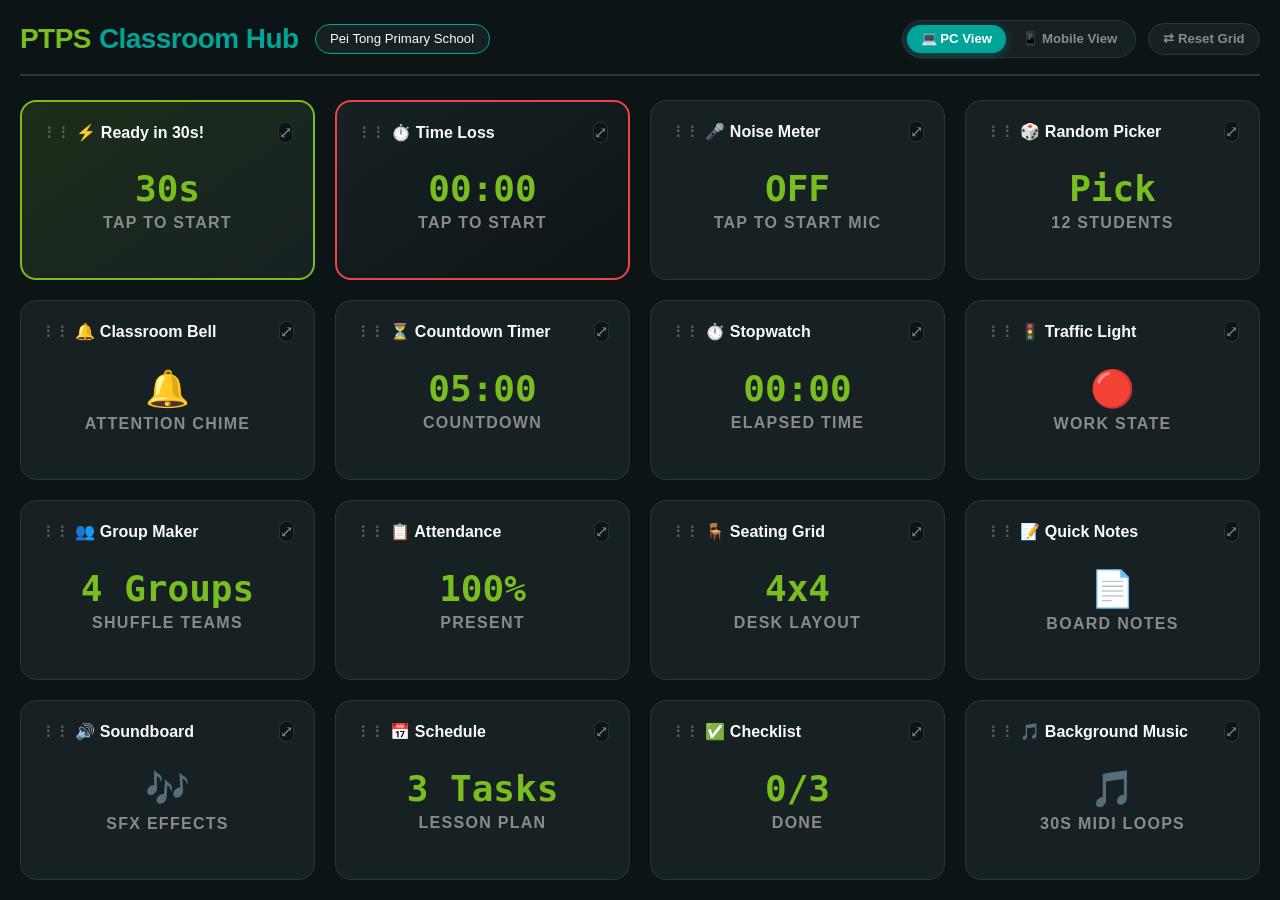
<file: index (old).html>
<!DOCTYPE html>
<html lang="en">
<head>
  <meta charset="UTF-8" />
  <meta name="viewport" content="width=device-width, initial-scale=1.0" />
  <title>PTPS Classroom Hub</title>
  <style>
    :root {
      --ptps-lime: #78BE20;
      --ptps-turquoise: #00A499;
      --ptps-gray: #888B8D;
      --ptps-bg-dark: #0d1416;
      --ptps-card-bg: #172124;
      --ptps-card-border: #28363a;
      --ptps-text-light: #f8fafc;
      --ptps-yellow: #f59e0b;
      --ptps-red: #ef4444;
      --ptps-blue: #3b82f6;
    }

    * {
      box-sizing: border-box;
      margin: 0;
      padding: 0;
    }

    body {
      font-family: -apple-system, BlinkMacSystemFont, "Segoe UI", Roboto, Helvetica, Arial, sans-serif;
      background-color: var(--ptps-bg-dark);
      color: var(--ptps-text-light);
      min-height: 100vh;
      padding: 1.25rem;
      transition: background-color 0.3s ease, padding 0.2s ease;
    }

    /* Ambient Alert Animations */
    body.time-loss-active {
      animation: room-alert-red 2s infinite ease-in-out;
    }
    body.noise-alert-active {
      animation: room-alert-orange 0.8s infinite ease-in-out;
    }

    @keyframes room-alert-red {
      0%, 100% { background-color: #1a0f16; }
      50% { background-color: #3b0d18; }
    }
    @keyframes room-alert-orange {
      0%, 100% { background-color: #1c130b; }
      50% { background-color: #451a03; }
    }

    /* Header Navigation */
    header {
      max-width: 1300px;
      margin: 0 auto 1.5rem auto;
      display: flex;
      justify-content: space-between;
      align-items: center;
      border-bottom: 2px solid var(--ptps-card-border);
      padding-bottom: 1rem;
      flex-wrap: wrap;
      gap: 0.75rem;
    }

    .header-title-group {
      display: flex;
      align-items: center;
      gap: 1rem;
    }

    h1 {
      font-size: 1.75rem;
      font-weight: 800;
      letter-spacing: -0.02em;
      color: var(--ptps-lime);
      display: flex;
      align-items: center;
      gap: 0.5rem;
    }

    h1 span {
      color: var(--ptps-turquoise);
    }

    .badge {
      background: var(--ptps-card-bg);
      border: 1px solid var(--ptps-turquoise);
      padding: 0.4rem 0.9rem;
      border-radius: 2rem;
      font-size: 0.825rem;
      color: var(--ptps-text-light);
      font-weight: 500;
    }

    .header-controls {
      display: flex;
      align-items: center;
      gap: 0.75rem;
      flex-wrap: wrap;
    }

    /* View Switcher Toggle */
    .view-mode-selector {
      display: flex;
      background: var(--ptps-card-bg);
      border: 1px solid var(--ptps-card-border);
      border-radius: 2rem;
      padding: 0.25rem;
      gap: 0.2rem;
    }

    .view-btn {
      background: transparent;
      border: none;
      color: var(--ptps-gray);
      padding: 0.4rem 0.85rem;
      border-radius: 1.5rem;
      font-size: 0.825rem;
      font-weight: 700;
      cursor: pointer;
      transition: all 0.2s ease;
    }

    .view-btn.active {
      background: var(--ptps-turquoise);
      color: #ffffff;
      box-shadow: 0 2px 8px rgba(0, 164, 153, 0.4);
    }

    .btn-reset-layout {
      background: var(--ptps-card-bg);
      border: 1px solid var(--ptps-card-border);
      color: var(--ptps-gray);
      padding: 0.45rem 0.9rem;
      border-radius: 2rem;
      font-size: 0.825rem;
      font-weight: 600;
      cursor: pointer;
      transition: all 0.2s ease;
    }
    .btn-reset-layout:hover {
      color: var(--ptps-text-light);
      border-color: var(--ptps-turquoise);
      background: rgba(0, 164, 153, 0.1);
    }

    /* Dashboard Grid Base */
    .dashboard-grid {
      display: grid;
      gap: 1.25rem;
      max-width: 1300px;
      margin: 0 auto;
    }

    /* PC VIEW STYLES */
    body.view-pc .dashboard-grid {
      grid-template-columns: repeat(auto-fill, minmax(240px, 1fr));
    }

    body.view-pc .tile {
      min-height: 180px;
      padding: 1.25rem;
      cursor: grab;
    }

    body.view-pc .display-main {
      font-size: 2.25rem;
    }

    body.view-pc .control-btn {
      padding: 0.85rem 1.8rem;
      font-size: 1.1rem;
    }

    /* MOBILE VIEW STYLES */
    body.view-mobile {
      padding: 0.75rem;
    }

    body.view-mobile header {
      flex-direction: column;
      align-items: flex-start;
      gap: 0.75rem;
    }

    body.view-mobile .header-controls {
      width: 100%;
      justify-content: space-between;
    }

    body.view-mobile .dashboard-grid {
      grid-template-columns: repeat(auto-fill, minmax(155px, 1fr));
      gap: 0.75rem;
    }

    body.view-mobile .tile {
      min-height: 140px;
      padding: 0.85rem;
      border-radius: 0.85rem;
    }

    body.view-mobile .tile-title {
      font-size: 0.9rem;
    }

    body.view-mobile .display-main {
      font-size: 1.75rem;
    }

    body.view-mobile .tile-subtext {
      font-size: 0.65rem;
    }

    body.view-mobile .tile-expand-icon {
      font-size: 0.65rem;
      padding: 0.2rem 0.35rem;
    }

    body.view-mobile .fullscreen-overlay {
      padding: 1rem;
    }

    body.view-mobile .big-display {
      font-size: 4.5rem;
    }

    body.view-mobile .control-btn {
      width: 100%;
      min-height: 48px;
      font-size: 1.05rem;
      padding: 0.75rem 1.2rem;
      margin: 0.25rem 0;
    }

    body.view-mobile .music-grid {
      grid-template-columns: 1fr !important;
    }

    /* Tile Component */
    .tile {
      background: var(--ptps-card-bg);
      border: 1px solid var(--ptps-card-border);
      border-radius: 1rem;
      display: flex;
      flex-direction: column;
      justify-content: space-between;
      user-select: none;
      transition: transform 0.15s ease, border-color 0.2s ease, box-shadow 0.2s ease, opacity 0.2s ease;
      position: relative;
    }

    .tile:active {
      cursor: grabbing;
    }

    .tile:hover {
      transform: translateY(-3px);
      border-color: var(--ptps-turquoise);
      box-shadow: 0 10px 20px -5px rgba(0, 164, 153, 0.3);
    }

    .tile.grid-dragging {
      opacity: 0.4;
      border-color: var(--ptps-lime);
    }

    .tile.grid-drag-over {
      border-color: var(--ptps-lime);
      background: rgba(120, 190, 32, 0.12);
      transform: scale(1.03);
    }

    .tile-header {
      display: flex;
      justify-content: space-between;
      align-items: center;
      width: 100%;
    }

    .tile-title {
      font-weight: 600;
      display: flex;
      align-items: center;
      gap: 0.4rem;
      color: var(--ptps-text-light);
    }

    .drag-handle-icon {
      font-size: 0.9rem;
      color: var(--ptps-gray);
      opacity: 0.6;
    }

    .tile-expand-icon {
      color: var(--ptps-gray);
      background: var(--ptps-bg-dark);
      border-radius: 0.4rem;
      border: 1px solid var(--ptps-card-border);
    }

    .tile-body {
      text-align: center;
      margin: 0.5rem 0;
      flex-grow: 1;
      display: flex;
      flex-direction: column;
      justify-content: center;
      align-items: center;
    }

    .display-main {
      font-weight: 800;
      font-family: ui-monospace, SFMono-Regular, Menlo, Monaco, Consolas, monospace;
      color: var(--ptps-lime);
    }

    .tile-subtext {
      text-transform: uppercase;
      letter-spacing: 0.08em;
      color: var(--ptps-gray);
      margin-top: 0.3rem;
      font-weight: 600;
    }

    /* Time Loss Tile Specific */
    .tile-time-loss {
      background: linear-gradient(145deg, var(--ptps-card-bg), var(--ptps-bg-dark));
      border: 2px solid #ef4444;
    }

    /* Ready in 30 Tile Specific */
    .tile-ready-30 {
      background: linear-gradient(145deg, rgba(120, 190, 32, 0.15), var(--ptps-card-bg));
      border: 2px solid var(--ptps-lime);
    }

    /* Ready in 30 Module Custom Visual Styling */
    .ready30-container {
      display: flex;
      flex-direction: column;
      align-items: center;
      width: 100%;
      max-width: 800px;
    }

    .ready30-badge-header {
      background: linear-gradient(90deg, #1e3a8a, #0284c7);
      color: #fff;
      font-size: 1.5rem;
      font-weight: 900;
      text-transform: uppercase;
      padding: 0.6rem 1.8rem;
      border-radius: 2rem;
      letter-spacing: 0.05em;
      margin-bottom: 1.25rem;
      box-shadow: 0 4px 15px rgba(2, 132, 199, 0.4);
      text-align: center;
    }

    .ready30-clock-wrapper {
      position: relative;
      width: 210px;
      height: 210px;
      display: flex;
      align-items: center;
      justify-content: center;
      margin: 0.5rem 0 1.25rem 0;
    }

    .ready30-svg-ring {
      position: absolute;
      width: 100%;
      height: 100%;
      transform: rotate(-90deg);
    }

    .ready30-svg-circle-bg {
      fill: none;
      stroke: var(--ptps-card-border);
      stroke-width: 12;
    }

    .ready30-svg-circle-progress {
      fill: none;
      stroke: var(--ptps-lime);
      stroke-width: 12;
      stroke-linecap: round;
      stroke-dasharray: 565;
      stroke-dashoffset: 0;
      transition: stroke-dashoffset 0.8s linear, stroke 0.3s ease;
    }

    .ready30-time-text {
      font-size: 4.5rem;
      font-weight: 900;
      font-family: ui-monospace, SFMono-Regular, Menlo, Monaco, Consolas, monospace;
      color: var(--ptps-lime);
      z-index: 2;
      text-shadow: 0 0 20px rgba(120, 190, 32, 0.4);
    }

    .ready30-cheer-box {
      background: linear-gradient(135deg, rgba(0, 164, 153, 0.2), rgba(120, 190, 32, 0.2));
      border: 2px solid var(--ptps-turquoise);
      border-radius: 1.25rem;
      padding: 1rem 1.5rem;
      width: 100%;
      min-height: 80px;
      display: flex;
      align-items: center;
      justify-content: center;
      text-align: center;
      margin-bottom: 1.25rem;
      box-shadow: 0 4px 12px rgba(0,0,0,0.2);
    }

    .ready30-cheer-text {
      font-size: 1.45rem;
      font-weight: 800;
      color: #ffffff;
      animation: cheer-pop 0.4s ease-out;
    }

    @keyframes cheer-pop {
      0% { transform: scale(0.85); opacity: 0; }
      100% { transform: scale(1); opacity: 1; }
    }

    .ready30-poster-rules {
      display: grid;
      grid-template-columns: repeat(3, 1fr);
      gap: 0.75rem;
      width: 100%;
      margin-bottom: 1.25rem;
    }

    @media (max-width: 600px) {
      .ready30-poster-rules {
        grid-template-columns: 1fr;
      }
    }

    .ready30-rule-card {
      background: var(--ptps-card-bg);
      border: 2px solid var(--ptps-card-border);
      border-radius: 0.85rem;
      padding: 0.85rem;
      text-align: center;
      display: flex;
      align-items: center;
      justify-content: center;
      gap: 0.5rem;
      font-weight: 700;
      font-size: 1.05rem;
      color: var(--ptps-text-light);
      transition: all 0.3s ease;
    }

    .ready30-rule-card.active-rule {
      border-color: var(--ptps-lime);
      background: rgba(120, 190, 32, 0.2);
      transform: scale(1.03);
      box-shadow: 0 0 15px rgba(120, 190, 32, 0.3);
    }

    .ready30-rule-card .diamond {
      font-size: 1.2rem;
    }

    .ready30-banner-footer {
      background: #dc2626;
      color: #ffffff;
      font-weight: 900;
      font-size: 1.25rem;
      text-transform: uppercase;
      padding: 0.6rem 1.5rem;
      border-radius: 2rem;
      letter-spacing: 0.05em;
      box-shadow: 0 4px 10px rgba(220, 38, 38, 0.3);
      text-align: center;
      margin-top: 0.5rem;
    }

    /* Fullscreen Overlay */
    .fullscreen-overlay {
      position: fixed;
      inset: 0;
      background: rgba(13, 20, 22, 0.96);
      backdrop-filter: blur(12px);
      z-index: 1000;
      display: none;
      flex-direction: column;
      padding: 2rem;
      transition: background-color 0.2s ease;
      overflow-y: auto;
    }

    .fullscreen-overlay.active {
      display: flex;
    }

    .fullscreen-overlay.loud-alert-active {
      animation: loud-bg-blink 0.35s infinite alternate ease-in-out;
    }

    @keyframes loud-bg-blink {
      0% { background: rgba(13, 20, 22, 0.96); }
      100% { background: rgba(220, 38, 38, 0.92); }
    }

    .fullscreen-header {
      display: flex;
      justify-content: space-between;
      align-items: center;
      max-width: 1200px;
      width: 100%;
      margin: 0 auto 1.5rem auto;
      border-bottom: 1px solid var(--ptps-card-border);
      padding-bottom: 1rem;
    }

    .fullscreen-title {
      font-size: 1.75rem;
      font-weight: 700;
      color: var(--ptps-lime);
    }

    .btn-close {
      background: var(--ptps-card-border);
      border: 1px solid var(--ptps-gray);
      color: #fff;
      font-size: 0.95rem;
      font-weight: 600;
      padding: 0.6rem 1.4rem;
      border-radius: 2rem;
      cursor: pointer;
      transition: background 0.2s, border-color 0.2s;
    }

    .btn-close:hover {
      background: #ef4444;
      border-color: #ef4444;
    }

    .fullscreen-content {
      flex: 1;
      max-width: 1200px;
      width: 100%;
      margin: 0 auto;
      display: flex;
      flex-direction: column;
      align-items: center;
      justify-content: center;
    }

    /* Widget Components */
    .big-display {
      font-size: 7.5rem;
      font-weight: 900;
      font-family: ui-monospace, SFMono-Regular, Menlo, Monaco, Consolas, monospace;
      line-height: 1;
      letter-spacing: -0.04em;
      color: var(--ptps-lime);
    }

    .loud-alert-banner {
      display: none;
      color: #ffffff;
      font-size: 2.75rem;
      font-weight: 900;
      text-transform: uppercase;
      letter-spacing: 0.05em;
      text-shadow: 0 0 20px #000;
      margin-bottom: 1.5rem;
      animation: pulse-loud 0.3s infinite alternate;
      text-align: center;
    }

    @keyframes pulse-loud {
      from { transform: scale(0.95); }
      to { transform: scale(1.05); }
    }

    .control-btn {
      background: var(--ptps-turquoise);
      color: #fff;
      border: none;
      font-weight: 700;
      border-radius: 0.75rem;
      cursor: pointer;
      margin: 0.35rem;
      transition: transform 0.1s, background 0.2s;
      display: inline-flex;
      align-items: center;
      justify-content: center;
    }
    .control-btn:hover {
      transform: scale(1.02);
      background: #00837a;
    }
    .control-btn.danger { background: #ef4444; }
    .control-btn.danger:hover { background: #dc2626; }
    .control-btn.secondary { background: var(--ptps-gray); }
    .control-btn.secondary:hover { background: #6f7274; }
    .control-btn.preset {
      background: var(--ptps-card-bg);
      border: 1px solid var(--ptps-card-border);
      color: var(--ptps-text-light);
      font-size: 0.95rem;
      padding: 0.55rem 1.1rem;
    }
    .control-btn.preset:hover {
      background: var(--ptps-lime);
      color: var(--ptps-bg-dark);
      border-color: var(--ptps-lime);
      font-weight: 800;
    }

    /* Meter Progress Bar */
    .meter-container {
      width: 100%;
      max-width: 650px;
      height: 28px;
      background: var(--ptps-card-border);
      border-radius: 14px;
      overflow: hidden;
      margin: 1.5rem 0;
      position: relative;
    }
    .meter-fill {
      height: 100%;
      width: 0%;
      background: var(--ptps-lime);
      transition: width 0.1s ease, background-color 0.2s ease;
    }
    .sensitivity-line {
      position: absolute;
      top: 0;
      bottom: 0;
      width: 4px;
      background: #ffffff;
      box-shadow: 0 0 8px #fff;
      z-index: 2;
    }

    /* Traffic Light */
    .traffic-light-box {
      background: var(--ptps-card-bg);
      padding: 1.5rem;
      border-radius: 2rem;
      display: flex;
      gap: 1.5rem;
      border: 2px solid var(--ptps-card-border);
    }
    .light-bulb {
      width: 80px;
      height: 80px;
      border-radius: 50%;
      opacity: 0.25;
      cursor: pointer;
      transition: opacity 0.2s, transform 0.2s;
    }
    .light-bulb.red { background: #ef4444; box-shadow: 0 0 30px #ef4444; }
    .light-bulb.yellow { background: #eab308; box-shadow: 0 0 30px #eab308; }
    .light-bulb.green { background: var(--ptps-lime); box-shadow: 0 0 30px var(--ptps-lime); }
    .light-bulb.active { opacity: 1; transform: scale(1.1); }

    /* Interactive List Container */
    .interactive-list {
      width: 100%;
      max-width: 650px;
      background: var(--ptps-card-bg);
      border-radius: 1rem;
      padding: 1rem;
      border: 1px solid var(--ptps-card-border);
      max-height: 380px;
      overflow-y: auto;
    }
    .list-item {
      display: flex;
      justify-content: space-between;
      padding: 0.75rem 1rem;
      border-bottom: 1px solid var(--ptps-card-border);
      align-items: center;
      gap: 0.5rem;
      transition: background 0.2s;
    }
    .list-item:last-child { border-bottom: none; }
    .list-item[draggable="true"] {
      cursor: grab;
    }
    .list-item[draggable="true"]:active {
      cursor: grabbing;
    }
    .list-item.drag-over-item {
      border-top: 2px solid var(--ptps-lime);
      background: rgba(120, 190, 32, 0.1);
    }

    /* Group Maker Interactive Drag & Drop Containers */
    .group-container-grid {
      display: grid;
      grid-template-columns: repeat(auto-fit, minmax(220px, 1fr));
      gap: 1rem;
      width: 100%;
      max-width: 900px;
      max-height: 420px;
      overflow-y: auto;
      padding: 0.5rem;
    }
    .group-card {
      background: var(--ptps-card-bg);
      border: 2px dashed var(--ptps-card-border);
      border-radius: 0.85rem;
      padding: 1rem;
      min-height: 140px;
      transition: border-color 0.2s, background 0.2s;
    }
    .group-card.group-drag-over {
      border-color: var(--ptps-lime);
      background: rgba(120, 190, 32, 0.1);
    }
    .group-card-header {
      font-weight: 700;
      color: var(--ptps-lime);
      margin-bottom: 0.75rem;
      display: flex;
      justify-content: space-between;
      border-bottom: 1px solid var(--ptps-card-border);
      padding-bottom: 0.4rem;
    }
    .group-member-list {
      display: flex;
      flex-wrap: wrap;
      gap: 0.4rem;
    }
    .student-chip {
      background: var(--ptps-bg-dark);
      border: 1px solid var(--ptps-turquoise);
      color: var(--ptps-text-light);
      padding: 0.35rem 0.75rem;
      border-radius: 1rem;
      font-size: 0.85rem;
      font-weight: 600;
      cursor: grab;
      user-select: none;
      transition: transform 0.15s, background 0.2s;
    }
    .student-chip:active {
      cursor: grabbing;
    }
    .student-chip.dragging {
      opacity: 0.4;
      border-color: var(--ptps-lime);
    }

    /* Drag & Drop Desk Tiles */
    .desk-tile {
      background: var(--ptps-card-bg);
      padding: 0.85rem 0.6rem;
      border-radius: 0.75rem;
      text-align: center;
      border: 2px dashed var(--ptps-card-border);
      font-size: 0.85rem;
      cursor: grab;
      user-select: none;
      transition: transform 0.2s ease, border-color 0.2s ease, background 0.2s ease;
      display: flex;
      flex-direction: column;
      justify-content: center;
      align-items: center;
      min-height: 80px;
    }
    .desk-tile:active { cursor: grabbing; }
    .desk-tile:hover {
      border-color: var(--ptps-turquoise);
      transform: translateY(-2px);
    }
    .desk-tile.dragging {
      opacity: 0.4;
      border-color: var(--ptps-lime);
    }
    .desk-tile.drag-over {
      border-color: var(--ptps-lime);
      background: rgba(120, 190, 32, 0.15);
      transform: scale(1.05);
    }

    /* Music Category Section */
    .music-grid {
      display: grid;
      grid-template-columns: repeat(2, 1fr);
      gap: 1.25rem;
      width: 100%;
      max-width: 850px;
    }
    .music-card {
      background: var(--ptps-card-bg);
      border: 1px solid var(--ptps-card-border);
      padding: 1.25rem;
      border-radius: 0.85rem;
    }
    .music-card-title {
      font-weight: 700;
      color: var(--ptps-turquoise);
      margin-bottom: 0.75rem;
      font-size: 1.2rem;
      display: flex;
      align-items: center;
      gap: 0.4rem;
    }

    /* Form Controls */
    input[type="text"], input[type="number"], textarea, select {
      background: var(--ptps-bg-dark);
      border: 1px solid var(--ptps-card-border);
      color: #fff;
      padding: 0.65rem 0.9rem;
      border-radius: 0.5rem;
      font-size: 1rem;
    }

    input[type="range"] {
      width: 100%;
      max-width: 400px;
      accent-color: var(--ptps-turquoise);
    }
  </style>
</head>
<body class="view-pc">

  <header>
    <div class="header-title-group">
      <h1>PTPS <span>Classroom Hub</span></h1>
      <div class="badge">Pei Tong Primary School</div>
    </div>
    <div class="header-controls">
      <div class="view-mode-selector">
        <button id="btnViewPc" class="view-btn active" onclick="setDeviceView('pc')">💻 PC View</button>
        <button id="btnViewMobile" class="view-btn" onclick="setDeviceView('mobile')">📱 Mobile View</button>
      </div>
      <button class="btn-reset-layout" onclick="resetTileOrder()">⇄ Reset Grid</button>
    </div>
  </header>

  <!-- DASHBOARD DYNAMIC GRID CONTAINER -->
  <div class="dashboard-grid" id="dashboardGridContainer"></div>

  <!-- FULLSCREEN OVERLAY MODAL -->
  <div class="fullscreen-overlay" id="fullscreenOverlay">
    <div class="fullscreen-header">
      <div class="fullscreen-title" id="overlayTitle">Tool Name</div>
      <button class="btn-close" onclick="closeTool()">✕ Exit Full Screen</button>
    </div>
    <div class="fullscreen-content" id="overlayContent"></div>
  </div>

  <script>
    // --- GLOBAL ROSTER PERSISTENCE & DEFAULTS ---
    const DEFAULT_ROSTER = ["Alex", "Jordan", "Taylor", "Morgan", "Sam", "Chris", "Riley", "Casey", "Avery", "Quinn", "Skyler", "Dakota"];
    let roster = [...DEFAULT_ROSTER];

    function loadSavedRoster() {
      try {
        const saved = localStorage.getItem('ptps_classroom_roster');
        if (saved) {
          const parsed = JSON.parse(saved);
          if (Array.isArray(parsed) && parsed.length > 0) {
            roster = parsed;
          }
        }
      } catch(e) {}
    }

    function saveRoster(newRoster) {
      roster = newRoster;
      try {
        localStorage.setItem('ptps_classroom_roster', JSON.stringify(roster));
      } catch(e) {}
      attendanceStatus = {};
      resetSeatingArrangement();
      updateTileDisplay('picker');
      updateTileDisplay('attendance');
    }

    function resetRosterToDefault() {
      roster = [...DEFAULT_ROSTER];
      try {
        localStorage.removeItem('ptps_classroom_roster');
      } catch(e) {}
      attendanceStatus = {};
      resetSeatingArrangement();
      updateTileDisplay('picker');
      updateTileDisplay('attendance');
    }

    // --- AUDIO SYNTHESIZER FOR SFX & VOICE ---
    let audioCtx = null;
    function initAudio() {
      if (!audioCtx) audioCtx = new (window.AudioContext || window.webkitAudioContext)();
      if (audioCtx.state === 'suspended') audioCtx.resume();
    }

    function speakText(text) {
      if ('speechSynthesis' in window) {
        window.speechSynthesis.cancel();
        const msg = new SpeechSynthesisUtterance(text);
        msg.rate = 0.95;
        msg.pitch = 1.1;
        window.speechSynthesis.speak(msg);
      }
    }

    function playSound(type) {
      initAudio();
      const now = audioCtx.currentTime;

      if (type === 'start') {
        const osc = audioCtx.createOscillator();
        const gain = audioCtx.createGain();
        osc.connect(gain); gain.connect(audioCtx.destination);
        osc.frequency.setValueAtTime(880, now);
        osc.frequency.exponentialRampToValueAtTime(1320, now + 0.15);
        gain.gain.setValueAtTime(0.3, now);
        gain.gain.exponentialRampToValueAtTime(0.01, now + 0.3);
        osc.start(now); osc.stop(now + 0.3);
      } else if (type === 'stop') {
        const osc = audioCtx.createOscillator();
        const gain = audioCtx.createGain();
        osc.connect(gain); gain.connect(audioCtx.destination);
        osc.frequency.setValueAtTime(523, now);
        gain.gain.setValueAtTime(0.3, now);
        gain.gain.exponentialRampToValueAtTime(0.01, now + 0.25);
        osc.start(now); osc.stop(now + 0.25);
      } else if (type === 'bell') {
        const osc = audioCtx.createOscillator();
        const gain = audioCtx.createGain();
        osc.connect(gain); gain.connect(audioCtx.destination);
        osc.type = 'sine';
        osc.frequency.setValueAtTime(1046.5, now);
        gain.gain.setValueAtTime(0.5, now);
        gain.gain.exponentialRampToValueAtTime(0.001, now + 1.8);
        osc.start(now); osc.stop(now + 1.8);
      } else if (type === 'buzzer') {
        const osc = audioCtx.createOscillator();
        const gain = audioCtx.createGain();
        osc.connect(gain); gain.connect(audioCtx.destination);
        osc.type = 'sawtooth';
        osc.frequency.setValueAtTime(150, now);
        gain.gain.setValueAtTime(0.4, now);
        gain.gain.exponentialRampToValueAtTime(0.01, now + 0.5);
        osc.start(now); osc.stop(now + 0.5);
      } else if (type === 'loudAlert') {
        const highOsc = audioCtx.createOscillator();
        const highGain = audioCtx.createGain();
        highOsc.type = 'sine';
        highOsc.frequency.setValueAtTime(17400, now);
        highGain.gain.setValueAtTime(0.5, now);
        highGain.gain.exponentialRampToValueAtTime(0.001, now + 0.5);
        highOsc.connect(highGain);
        highGain.connect(audioCtx.destination);
        highOsc.start(now);
        highOsc.stop(now + 0.5);

        const adultOsc = audioCtx.createOscillator();
        const adultGain = audioCtx.createGain();
        adultOsc.type = 'triangle';
        adultOsc.frequency.setValueAtTime(800, now);
        adultOsc.frequency.exponentialRampToValueAtTime(400, now + 0.4);
        adultGain.gain.setValueAtTime(0.4, now);
        adultGain.gain.exponentialRampToValueAtTime(0.01, now + 0.4);
        adultOsc.connect(adultGain);
        adultGain.connect(audioCtx.destination);
        adultOsc.start(now);
        adultOsc.stop(now + 0.4);
      } else if (type === 'tada') {
        [523.25, 659.25, 783.99, 1046.5].forEach((freq, idx) => {
          const o = audioCtx.createOscillator();
          const g = audioCtx.createGain();
          o.connect(g); g.connect(audioCtx.destination);
          o.frequency.setValueAtTime(freq, now + idx * 0.08);
          g.gain.setValueAtTime(0.3, now + idx * 0.08);
          g.gain.exponentialRampToValueAtTime(0.001, now + idx * 0.08 + 0.3);
          o.start(now + idx * 0.08); o.stop(now + idx * 0.08 + 0.3);
        });
      }
    }

    // --- SYNTHESIZED 30-SECOND MIDI MUSIC LOOP ENGINE ---
    let musicMasterGain = null;
    let isMusicPlaying = false;
    let currentMusicCategory = null;
    let currentMusicTrackName = null;
    let synthLoopTimer = null;
    let synthStepCounter = 0;
    let musicVolume = 0.4;

    const midiMusicCatalog = {
      "Hype": [
        { name: "Upbeat Anthem", scale: [261.63, 329.63, 392.00, 523.25, 659.25, 783.99], wave: "sawtooth", tempo: 150 },
        { name: "Energetic Beat", scale: [220.00, 261.63, 329.63, 440.00, 523.25], wave: "square", tempo: 160 },
        { name: "Victory Bounce", scale: [293.66, 369.99, 440.00, 587.33, 739.99], wave: "triangle", tempo: 145 },
        { name: "Power Groove", scale: [196.00, 246.94, 293.66, 392.00, 493.88], wave: "sawtooth", tempo: 155 },
        { name: "Super Charge", scale: [329.63, 415.30, 493.88, 659.25, 830.61], wave: "square", tempo: 165 }
      ],
      "Focus": [
        { name: "Zen Flow", scale: [261.63, 293.66, 329.63, 392.00, 440.00], wave: "sine", tempo: 90 },
        { name: "Peaceful Piano", scale: [329.63, 392.00, 493.88, 523.25, 659.25], wave: "triangle", tempo: 85 },
        { name: "Study Chill", scale: [220.00, 261.63, 293.66, 329.63, 392.00], wave: "sine", tempo: 80 },
        { name: "Calm Waves", scale: [174.61, 220.00, 261.63, 349.23, 440.00], wave: "triangle", tempo: 75 },
        { name: "Deep Concentration", scale: [196.00, 220.00, 261.63, 293.66, 392.00], wave: "sine", tempo: 70 }
      ]
    };

    function startSynthesizedMidiLoop(category, trackObj) {
      stopBgMusic();
      initAudio();

      isMusicPlaying = true;
      currentMusicCategory = category;
      currentMusicTrackName = trackObj.name;
      synthStepCounter = 0;

      musicMasterGain = audioCtx.createGain();
      musicMasterGain.gain.setValueAtTime(musicVolume, audioCtx.currentTime);
      musicMasterGain.connect(audioCtx.destination);

      const intervalMs = (60 / trackObj.tempo) * 500;

      synthLoopTimer = setInterval(() => {
        if (!isMusicPlaying) return;

        const now = audioCtx.currentTime;
        const noteFreq = trackObj.scale[synthStepCounter % trackObj.scale.length];
        
        const osc = audioCtx.createOscillator();
        const noteGain = audioCtx.createGain();

        osc.type = trackObj.wave;
        osc.frequency.setValueAtTime(noteFreq, now);

        const dur = (intervalMs / 1000) * 0.9;
        noteGain.gain.setValueAtTime(0.001, now);
        noteGain.gain.linearRampToValueAtTime(category === 'Focus' ? 0.2 : 0.35, now + 0.05);
        noteGain.gain.exponentialRampToValueAtTime(0.001, now + dur);

        osc.connect(noteGain);
        noteGain.connect(musicMasterGain);

        osc.start(now);
        osc.stop(now + dur);

        synthStepCounter++;
      }, intervalMs);

      updateTileDisplay('bgMusic');
      if (activeToolId === 'bgMusic') renderToolContent('bgMusic', document.getElementById('overlayTitle'), document.getElementById('overlayContent'));
    }

    function stopBgMusic() {
      if (synthLoopTimer) {
        clearInterval(synthLoopTimer);
        synthLoopTimer = null;
      }
      if (musicMasterGain) {
        try { musicMasterGain.disconnect(); } catch(e){}
        musicMasterGain = null;
      }
      isMusicPlaying = false;
      currentMusicCategory = null;
      currentMusicTrackName = null;

      updateTileDisplay('bgMusic');
      if (activeToolId === 'bgMusic') renderToolContent('bgMusic', document.getElementById('overlayTitle'), document.getElementById('overlayContent'));
    }

    function setMusicVolume(val) {
      musicVolume = parseFloat(val);
      if (musicMasterGain) {
        musicMasterGain.gain.setValueAtTime(musicVolume, audioCtx ? audioCtx.currentTime : 0);
      }
    }

    // --- DEVICE VIEW SWITCHER (PC vs MOBILE) ---
    let currentDeviceView = 'pc';

    function loadDeviceViewChoice() {
      const saved = localStorage.getItem('ptps_hub_device_view');
      if (saved === 'mobile' || saved === 'pc') {
        currentDeviceView = saved;
      } else {
        currentDeviceView = window.innerWidth <= 768 ? 'mobile' : 'pc';
      }
      applyDeviceView();
    }

    function setDeviceView(view) {
      currentDeviceView = view;
      localStorage.setItem('ptps_hub_device_view', view);
      applyDeviceView();
    }

    function applyDeviceView() {
      document.body.classList.remove('view-pc', 'view-mobile');
      document.body.classList.add(`view-${currentDeviceView}`);
      
      const btnPc = document.getElementById('btnViewPc');
      const btnMobile = document.getElementById('btnViewMobile');
      if (btnPc && btnMobile) {
        btnPc.classList.toggle('active', currentDeviceView === 'pc');
        btnMobile.classList.toggle('active', currentDeviceView === 'mobile');
      }
    }

    // --- GLOBAL DATA & STATES ---
    let activeToolId = null;

    // READY IN 30 SECONDS MODULE STATE
    let ready30Secs = 30;
    let ready30Running = false;
    let ready30Interval = null;

    // Time Loss State
    let timeLossRunning = false;
    let timeLossTotalMs = 0;
    let timeLossStartMark = 0;
    let timeLossInterval = null;

    // Noise Meter State
    let micStream = null;
    let analyser = null;
    let noiseThreshold = 65;
    let isNoiseActive = false;
    let lastNoiseAlertTime = 0;

    // Countdown Timer State
    let timerSeconds = 300;
    let timerRunning = false;
    let timerInterval = null;

    // Stopwatch State
    let stopwatchMs = 0;
    let stopwatchRunning = false;
    let stopwatchInterval = null;

    // Traffic Light State
    let currentLight = 'red';

    // Attendance State
    let attendanceStatus = {};

    // Seating Grid State
    let seatingRows = 4;
    let seatingCols = 4;
    let seatingArrangement = [];
    let draggedDeskIndex = null;

    // Group Maker State
    let generatedGroupData = [];
    let draggedGroupStudent = null;

    // Checklist State
    let checklist = [
      { id: 1, text: "Homework Collected", done: false },
      { id: 2, text: "Page 42 Completed", done: false },
      { id: 3, text: "Desks Cleaned", done: false }
    ];

    // Schedule State
    let scheduleData = [
      { id: 1, time: "09:00 AM", activity: "Math Warm-up" },
      { id: 2, time: "09:30 AM", activity: "Group Activity" },
      { id: 3, time: "10:15 AM", activity: "Reflection & Quiz" }
    ];

    // --- MAIN DASHBOARD DRAG & DROP TILE ORDER ---
    const defaultTileOrder = [
      'ready30', 'timeLoss', 'noiseMeter', 'picker', 'bell', 'timer',
      'stopwatch', 'traffic', 'groups', 'attendance', 'seating',
      'notes', 'soundboard', 'schedule', 'checklist', 'bgMusic'
    ];

    let tileOrder = [...defaultTileOrder];
    let draggedTileId = null;
    let isTileDragging = false;

    function loadSavedTileOrder() {
      try {
        const saved = localStorage.getItem('ptps_hub_tile_order');
        if (saved) {
          const parsed = JSON.parse(saved);
          if (Array.isArray(parsed) && parsed.length === defaultTileOrder.length) {
            tileOrder = parsed;
          }
        }
      } catch(e) {}
    }

    function saveTileOrder() {
      try {
        localStorage.setItem('ptps_hub_tile_order', JSON.stringify(tileOrder));
      } catch(e) {}
    }

    function resetTileOrder() {
      tileOrder = [...defaultTileOrder];
      saveTileOrder();
      renderDashboardGrid();
    }

    const toolDefinitions = {
      ready30: {
        title: "⚡ Ready in 30s!",
        extraClass: "tile-ready-30",
        getDisplay: () => ready30Running ? `${ready30Secs}s` : "30s",
        getSubtext: () => ready30Running ? "COUNTING DOWN..." : "TAP TO START"
      },
      timeLoss: {
        title: "⏱️ Time Loss",
        extraClass: "tile-time-loss",
        getDisplay: () => formatTime(timeLossTotalMs),
        getSubtext: () => timeLossRunning ? "COUNTING..." : "TAP TO START"
      },
      noiseMeter: {
        title: "🎤 Noise Meter",
        getDisplay: () => isNoiseActive ? "ON" : "OFF",
        getSubtext: () => isNoiseActive ? "LISTENING..." : "TAP TO START MIC"
      },
      picker: {
        title: "🎲 Random Picker",
        getDisplay: () => document.getElementById('pickerBigDisplay') ? document.getElementById('pickerBigDisplay').textContent : "Pick",
        getSubtext: () => `${roster.length} STUDENTS`
      },
      bell: {
        title: "🔔 Classroom Bell",
        getDisplay: () => "🔔",
        getSubtext: () => "ATTENTION CHIME"
      },
      timer: {
        title: "⏳ Countdown Timer",
        getDisplay: () => formatTime(timerSeconds * 1000),
        getSubtext: () => "COUNTDOWN"
      },
      stopwatch: {
        title: "⏱️ Stopwatch",
        getDisplay: () => formatTime(stopwatchMs),
        getSubtext: () => "ELAPSED TIME"
      },
      traffic: {
        title: "🚦 Traffic Light",
        getDisplay: () => ({ red: '🔴', yellow: '🟡', green: '🟢' }[currentLight]),
        getSubtext: () => "WORK STATE"
      },
      groups: {
        title: "👥 Group Maker",
        getDisplay: () => generatedGroupData.length > 0 ? `${generatedGroupData.length} Groups` : "4 Groups",
        getSubtext: () => "SHUFFLE TEAMS"
      },
      attendance: {
        title: "📋 Attendance",
        getDisplay: () => {
          initAttendance();
          const p = roster.filter(n => attendanceStatus[n] !== false).length;
          const pct = roster.length > 0 ? Math.round((p / roster.length) * 100) : 100;
          return `${pct}%`;
        },
        getSubtext: () => "PRESENT"
      },
      seating: {
        title: "🪑 Seating Grid",
        getDisplay: () => `${seatingRows}x${seatingCols}`,
        getSubtext: () => "DESK LAYOUT"
      },
      notes: {
        title: "📝 Quick Notes",
        getDisplay: () => "📄",
        getSubtext: () => "BOARD NOTES"
      },
      soundboard: {
        title: "🔊 Soundboard",
        getDisplay: () => "🎶",
        getSubtext: () => "SFX EFFECTS"
      },
      schedule: {
        title: "📅 Schedule",
        getDisplay: () => `${scheduleData.length} Tasks`,
        getSubtext: () => "LESSON PLAN"
      },
      checklist: {
        title: "✅ Checklist",
        getDisplay: () => `${checklist.filter(c => c.done).length}/${checklist.length}`,
        getSubtext: () => "DONE"
      },
      bgMusic: {
        title: "🎵 Background Music",
        getDisplay: () => isMusicPlaying ? "▶️" : "🎵",
        getSubtext: () => isMusicPlaying ? currentMusicTrackName : "30s MIDI LOOPS"
      }
    };

    function renderDashboardGrid() {
      const container = document.getElementById('dashboardGridContainer');
      if (!container) return;

      container.innerHTML = '';
      tileOrder.forEach(toolId => {
        const def = toolDefinitions[toolId];
        if (!def) return;

        const tileEl = document.createElement('div');
        tileEl.className = `tile ${def.extraClass || ''}`;
        tileEl.setAttribute('draggable', 'true');
        tileEl.setAttribute('data-id', toolId);

        tileEl.innerHTML = `
          <div class="tile-header">
            <span class="tile-title"><span class="drag-handle-icon">⋮⋮</span> ${def.title}</span>
            <span class="tile-expand-icon">⤢</span>
          </div>
          <div class="tile-body">
            <div class="display-main" id="grid_${toolId}_display">${def.getDisplay()}</div>
            <div class="tile-subtext" id="grid_${toolId}_subtext">${def.getSubtext()}</div>
          </div>
        `;

        tileEl.addEventListener('dragstart', (e) => handleGridDragStart(e, toolId));
        tileEl.addEventListener('dragover', (e) => handleGridDragOver(e));
        tileEl.addEventListener('dragleave', (e) => handleGridDragLeave(e));
        tileEl.addEventListener('drop', (e) => handleGridDrop(e, toolId));
        tileEl.addEventListener('dragend', (e) => handleGridDragEnd(e));

        tileEl.addEventListener('click', () => {
          if (!isTileDragging) openTool(toolId);
        });

        container.appendChild(tileEl);
      });
    }

    function handleGridDragStart(e, toolId) {
      draggedTileId = toolId;
      isTileDragging = true;
      e.dataTransfer.effectAllowed = 'move';
      e.dataTransfer.setData('text/plain', toolId);
      e.currentTarget.classList.add('grid-dragging');
    }

    function handleGridDragOver(e) {
      e.preventDefault();
      e.dataTransfer.dropEffect = 'move';
      e.currentTarget.classList.add('grid-drag-over');
    }

    function handleGridDragLeave(e) {
      e.currentTarget.classList.remove('grid-drag-over');
    }

    function handleGridDrop(e, targetToolId) {
      e.preventDefault();
      e.currentTarget.classList.remove('grid-drag-over');

      if (draggedTileId && draggedTileId !== targetToolId) {
        const fromIdx = tileOrder.indexOf(draggedTileId);
        const toIdx = tileOrder.indexOf(targetToolId);
        if (fromIdx > -1 && toIdx > -1) {
          tileOrder.splice(fromIdx, 1);
          tileOrder.splice(toIdx, 0, draggedTileId);
          saveTileOrder();
          renderDashboardGrid();
        }
      }
      draggedTileId = null;
    }

    function handleGridDragEnd(e) {
      e.currentTarget.classList.remove('grid-dragging');
      document.querySelectorAll('.tile').forEach(t => t.classList.remove('grid-drag-over'));
      setTimeout(() => { isTileDragging = false; }, 60);
    }

    // --- FULLSCREEN CONTROLLER ---
    function openTool(toolId) {
      activeToolId = toolId;
      const overlay = document.getElementById('fullscreenOverlay');
      const title = document.getElementById('overlayTitle');
      const content = document.getElementById('overlayContent');

      overlay.classList.add('active');
      renderToolContent(toolId, title, content);
    }

    function closeTool() {
      document.getElementById('fullscreenOverlay').classList.remove('active');
      document.getElementById('fullscreenOverlay').classList.remove('loud-alert-active');
      activeToolId = null;
    }

    // --- TOOL RENDERER ---
    function renderToolContent(toolId, titleElem, contentElem) {
      contentElem.innerHTML = '';

      if (toolId === 'ready30') {
        titleElem.textContent = '⚡ GET READY FOR LESSON!';
        renderReady30Tool(contentElem);
      }
      else if (toolId === 'timeLoss') {
        titleElem.textContent = '⏱️ Classroom Time Loss Tool';
        contentElem.innerHTML = `
          <div class="big-display" id="timeLossBigDisplay">${formatTime(timeLossTotalMs)}</div>
          <p style="margin: 1.5rem 0; font-size: 1.25rem; color: var(--ptps-gray);" id="timeLossStatusText">
            ${timeLossRunning ? 'COUNTING WASTED TIME...' : 'TIMER PAUSED'}
          </p>
          <div style="display: flex; gap: 0.5rem; flex-wrap: wrap; justify-content: center; width:100%; max-width:400px;">
            <button class="control-btn ${timeLossRunning ? 'danger' : ''}" onclick="toggleTimeLoss()">
              ${timeLossRunning ? 'Stop Timer' : 'Start Timer'}
            </button>
            <button class="control-btn secondary" onclick="resetTimeLoss()">Reset Total</button>
          </div>
        `;
      } 
      else if (toolId === 'noiseMeter') {
        titleElem.textContent = '🎤 Noise Sensitivity Meter';
        contentElem.innerHTML = `
          <div class="loud-alert-banner" id="loudAlertMsg">🔊 TOO LOUD!</div>
          <div class="big-display" id="noiseVolumeDisplay">0%</div>
          <div class="meter-container">
            <div class="meter-fill" id="noiseMeterFill"></div>
            <div class="sensitivity-line" id="sensitivityLine" style="left: ${noiseThreshold}%;"></div>
          </div>
          <p style="margin-bottom: 1rem; color: var(--ptps-gray);">Sensitivity Limit: <span id="threshVal">${noiseThreshold}</span>%</p>
          <input type="range" min="10" max="95" value="${noiseThreshold}" oninput="updateSensitivity(this.value)" />
          <div style="margin-top: 2rem; width:100%; max-width:300px;">
            <button class="control-btn" onclick="toggleNoiseMic()">${isNoiseActive ? 'Stop Mic' : 'Start Mic'}</button>
          </div>
        `;
        if (isNoiseActive) startMicProcessing();
      }
      else if (toolId === 'picker') {
        titleElem.textContent = '🎲 Random Student Picker';
        contentElem.innerHTML = `
          <div class="big-display" id="pickerBigDisplay" style="font-size: 4.5rem; color: var(--ptps-turquoise); text-align: center;">Ready</div>
          <div style="margin-top: 2rem; display: flex; gap: 0.5rem; flex-wrap: wrap; justify-content: center; width:100%; max-width:480px;">
            <button class="control-btn" onclick="shuffleStudent()">Pick Student</button>
            <button class="control-btn secondary" onclick="openEditRosterModal()">Edit Roster List</button>
          </div>

          <div id="rosterEditorBox" style="display:none; margin-top:1.5rem; width:100%; max-width:600px; background:var(--ptps-card-bg); padding:1.25rem; border-radius:1rem; border:1px solid var(--ptps-card-border);">
            <p style="font-size:0.85rem; color:var(--ptps-gray); margin-bottom:0.5rem;">
              Paste or type student names below. Names can be separated by <strong>spaces</strong>, <strong>commas</strong>, or <strong>line breaks</strong>:
            </p>
            <textarea id="rosterTextInput" style="width:100%; height:120px; font-size:0.95rem; font-family:monospace; margin-bottom:0.75rem;">${roster.join('\n')}</textarea>
            <div style="display:flex; justify-content:space-between; flex-wrap:wrap; gap:0.5rem;">
              <button class="control-btn danger" style="font-size:0.85rem; padding:0.4rem 0.8rem; margin:0;" onclick="handleResetRosterBtn()">Reset Namelist</button>
              <div style="display:flex; gap:0.5rem;">
                <button class="control-btn secondary" style="font-size:0.85rem; padding:0.4rem 0.8rem; margin:0;" onclick="closeEditRosterModal()">Cancel</button>
                <button class="control-btn" style="font-size:0.85rem; padding:0.4rem 0.8rem; margin:0;" onclick="saveRosterFromInput()">Save Namelist</button>
              </div>
            </div>
          </div>
        `;
      }
      else if (toolId === 'bell') {
        titleElem.textContent = '🔔 Attention Bell';
        contentElem.innerHTML = `
          <div class="big-display" style="cursor:pointer;" onclick="playSound('bell')">🔔</div>
          <p style="margin-top: 2rem; color: var(--ptps-gray);">Tap bell to chime</p>
          <div style="margin-top: 1rem; width:100%; max-width:300px;">
            <button class="control-btn" onclick="playSound('bell')">Ring Bell</button>
          </div>
        `;
      }
      else if (toolId === 'timer') {
        titleElem.textContent = '⏳ Countdown Timer';
        contentElem.innerHTML = `
          <div class="big-display" id="timerBigDisplay">${formatTime(timerSeconds * 1000)}</div>
          
          <div style="margin-top: 1.5rem; display: flex; gap: 0.5rem; justify-content: center; width:100%; max-width:400px;">
            <button class="control-btn ${timerRunning ? 'danger' : ''}" onclick="toggleTimer()">${timerRunning ? 'Pause' : 'Start'}</button>
            <button class="control-btn secondary" onclick="setTimerSecs(0)">Reset</button>
          </div>

          <div style="margin-top: 1.25rem; display: flex; gap: 0.4rem; flex-wrap: wrap; justify-content: center; max-width: 650px;">
            <button class="control-btn preset" onclick="setTimerSecs(10)">10s</button>
            <button class="control-btn preset" onclick="setTimerSecs(30)">30s</button>
            <button class="control-btn preset" onclick="setTimerSecs(60)">1m</button>
            <button class="control-btn preset" onclick="setTimerSecs(180)">3m</button>
            <button class="control-btn preset" onclick="setTimerSecs(300)">5m</button>
            <button class="control-btn preset" onclick="setTimerSecs(600)">10m</button>
            <button class="control-btn preset" onclick="setTimerSecs(900)">15m</button>
          </div>

          <div style="margin-top: 1.25rem; display: flex; gap: 0.5rem; align-items: center; justify-content: center; background: var(--ptps-card-bg); padding: 0.75rem 1rem; border-radius: 1rem; border: 1px solid var(--ptps-card-border); flex-wrap: wrap;">
            <span style="font-size: 0.9rem; color: var(--ptps-gray);">Custom:</span>
            <input type="number" id="customMin" placeholder="Min" min="0" max="180" style="width: 70px; text-align: center;" />
            <span style="font-weight: bold; color: var(--ptps-gray);">:</span>
            <input type="number" id="customSec" placeholder="Sec" min="0" max="59" style="width: 70px; text-align: center;" />
            <button class="control-btn" style="font-size: 0.9rem; padding: 0.5rem 1rem; margin:0;" onclick="setCustomTimer()">Set</button>
          </div>
        `;
      }
      else if (toolId === 'stopwatch') {
        titleElem.textContent = '⏱️ Stopwatch';
        contentElem.innerHTML = `
          <div class="big-display" id="stopwatchBigDisplay">${formatTime(stopwatchMs)}</div>
          <div style="margin-top: 2rem; display: flex; gap: 0.5rem; flex-wrap: wrap; justify-content: center; width:100%; max-width:400px;">
            <button class="control-btn" onclick="toggleStopwatch()">${stopwatchRunning ? 'Stop' : 'Start'}</button>
            <button class="control-btn secondary" onclick="resetStopwatch()">Reset</button>
          </div>
        `;
      }
      else if (toolId === 'traffic') {
        titleElem.textContent = '🚦 Traffic Light';
        contentElem.innerHTML = `
          <div class="traffic-light-box">
            <div class="light-bulb red ${currentLight==='red'?'active':''}" onclick="setLight('red')"></div>
            <div class="light-bulb yellow ${currentLight==='yellow'?'active':''}" onclick="setLight('yellow')"></div>
            <div class="light-bulb green ${currentLight==='green'?'active':''}" onclick="setLight('green')"></div>
          </div>
          <p style="margin-top: 2rem; font-size: 1.35rem; text-transform: uppercase;" id="lightStatus">
            ${currentLight === 'red' ? 'Silence / Stop' : currentLight === 'yellow' ? 'Whisper / Transition' : 'Group Work / Go'}
          </p>
        `;
      }
      else if (toolId === 'groups') {
        titleElem.textContent = '👥 Group Generator';
        renderGroupMakerTool(contentElem);
      }
      else if (toolId === 'attendance') {
        titleElem.textContent = '📋 Student Attendance';
        renderAttendanceTool(contentElem);
      }
      else if (toolId === 'seating') {
        titleElem.textContent = '🪑 Seating Grid';
        renderSeatingGrid(contentElem);
      }
      else if (toolId === 'notes') {
        titleElem.textContent = '📝 Board Notes';
        contentElem.innerHTML = `
          <textarea style="height: 280px; max-width: 700px; font-size: 1.15rem; width:100%; border-radius: 0.75rem;" placeholder="Type lesson instructions or board notes..."></textarea>
        `;
      }
      else if (toolId === 'soundboard') {
        titleElem.textContent = '🔊 Class Soundboard';
        contentElem.innerHTML = `
          <div style="display: flex; gap: 0.5rem; flex-wrap: wrap; justify-content: center; width:100%; max-width:500px;">
            <button class="control-btn" onclick="playSound('bell')">🔔 Bell</button>
            <button class="control-btn" onclick="playSound('tada')">🎉 Ta-Da</button>
            <button class="control-btn danger" onclick="playSound('buzzer')">🚨 Buzzer</button>
          </div>
        `;
      }
      else if (toolId === 'schedule') {
        titleElem.textContent = '📅 Today\'s Schedule';
        renderSchedule(contentElem);
      }
      else if (toolId === 'checklist') {
        titleElem.textContent = '✅ Interactive Checklist';
        renderChecklist(contentElem);
      }
      else if (toolId === 'bgMusic') {
        titleElem.textContent = '🎵 30s MIDI Synthesizer Music';
        renderBackgroundMusic(contentElem);
      }
    }

    // --- READY IN 30 SECONDS MODULE LOGIC ---
    function renderReady30Tool(container) {
      const cheerPhrase = getReady30Phrase(ready30Secs);
      const strokeOffset = 565 - (565 * (ready30Secs / 30));
      const activeRuleIdx = getActiveRuleIndex(ready30Secs);

      container.innerHTML = `
        <div class="ready30-container">
          <div class="ready30-badge-header">READY IN 30 SECONDS!</div>
          
          <div class="ready30-clock-wrapper">
            <svg class="ready30-svg-ring" viewBox="0 0 200 200">
              <circle class="ready30-svg-circle-bg" cx="100" cy="100" r="90" />
              <circle class="ready30-svg-circle-progress" id="ready30ProgressCircle" cx="100" cy="100" r="90" style="stroke-dashoffset: ${strokeOffset};" />
            </svg>
            <div class="ready30-time-text" id="ready30ClockText">${ready30Secs}</div>
          </div>

          <div class="ready30-cheer-box">
            <div class="ready30-cheer-text" id="ready30CheerText">${cheerPhrase}</div>
          </div>

          <div class="ready30-poster-rules">
            <div class="ready30-rule-card ${activeRuleIdx === 1 ? 'active-rule' : ''}">
              <span class="diamond" style="color:#ef4444;">◆</span> Seated
            </div>
            <div class="ready30-rule-card ${activeRuleIdx === 2 ? 'active-rule' : ''}">
              <span class="diamond" style="color:#f59e0b;">◆</span> Materials Out
            </div>
            <div class="ready30-rule-card ${activeRuleIdx === 3 ? 'active-rule' : ''}">
              <span class="diamond" style="color:var(--ptps-lime);">◆</span> Eyes on the Teacher
            </div>
          </div>

          <div style="display:flex; gap:0.75rem; justify-content:center; width:100%; max-width:400px; margin-bottom: 1rem;">
            <button class="control-btn ${ready30Running ? 'danger' : ''}" style="flex:1;" onclick="toggleReady30Countdown()">
              ${ready30Running ? 'Pause Routine' : 'Start 30s Routine'}
            </button>
            <button class="control-btn secondary" style="width:auto;" onclick="resetReady30Countdown()">Reset</button>
          </div>

          <div class="ready30-banner-footer">
            ✨ No Talking... Time to Learn! ✨
          </div>
        </div>
      `;
    }

    function getReady30Phrase(secs) {
      if (secs > 22) return "Are you seated?";
      if (secs > 15) return "Have you taken all your materials out for lesson?";
      if (secs > 7)  return "Have you kept all things that distract you from staying focus?";
      if (secs > 0)  return "Are your eyes on teacher?";
      return "Time's up! Eyes on teacher";
    }

    function getActiveRuleIndex(secs) {
      if (secs > 22) return 1; // Seated
      if (secs > 15) return 2; // Materials Out
      if (secs > 0) return 3;  // Eyes on Teacher
      return 3;
    }

    function toggleReady30Countdown() {
      if (ready30Running) {
        clearInterval(ready30Interval);
        ready30Running = false;
        updateTileDisplay('ready30');
        if (activeToolId === 'ready30') renderReady30Tool(document.getElementById('overlayContent'));
      } else {
        if (ready30Secs <= 0) ready30Secs = 30;
        ready30Running = true;
        
        // Start Audio Cues
        playSound('start');
        speakText("Are you ready?");

        updateReady30UI();

        ready30Interval = setInterval(() => {
          if (ready30Secs > 0) {
            ready30Secs--;
            updateReady30UI();
          } else {
            clearInterval(ready30Interval);
            ready30Running = false;
            playSound('tada');
            speakText("Time's up! Eyes on teacher");
            updateReady30UI();
          }
        }, 1000);
      }
    }

    function resetReady30Countdown() {
      if (ready30Interval) clearInterval(ready30Interval);
      ready30Running = false;
      ready30Secs = 30;
      updateReady30UI();
    }

    function updateReady30UI() {
      updateTileDisplay('ready30');

      if (activeToolId === 'ready30') {
        const clockElem = document.getElementById('ready30ClockText');
        const cheerElem = document.getElementById('ready30CheerText');
        const circleElem = document.getElementById('ready30ProgressCircle');

        if (clockElem) clockElem.textContent = ready30Secs;
        if (cheerElem) {
          const newPhrase = getReady30Phrase(ready30Secs);
          if (cheerElem.textContent !== newPhrase) {
            cheerElem.textContent = newPhrase;
            cheerElem.style.animation = 'none';
            cheerElem.offsetHeight; // trigger reflow
            cheerElem.style.animation = 'cheer-pop 0.4s ease-out';
          }
        }
        if (circleElem) {
          const strokeOffset = 565 - (565 * (ready30Secs / 30));
          circleElem.style.strokeDashoffset = strokeOffset;
          if (ready30Secs <= 5) {
            circleElem.style.stroke = '#ef4444';
          } else if (ready30Secs <= 15) {
            circleElem.style.stroke = '#f59e0b';
          } else {
            circleElem.style.stroke = 'var(--ptps-lime)';
          }
        }

        // Re-render active rule highlighting on the overlay
        renderReady30Tool(document.getElementById('overlayContent'));
      }
    }

    // --- NOISE METER LOGIC ---
    async function toggleNoiseMic() {
      if (!isNoiseActive) {
        try {
          initAudio();
          micStream = await navigator.mediaDevices.getUserMedia({ audio: true });
          const source = audioCtx.createMediaStreamSource(micStream);
          analyser = audioCtx.createAnalyser();
          analyser.fftSize = 64;
          source.connect(analyser);
          isNoiseActive = true;
          
          updateTileDisplay('noiseMeter');
          startMicProcessing();
        } catch(e) {
          alert("Microphone access is required for Noise Meter.");
        }
      } else {
        isNoiseActive = false;
        if (micStream) micStream.getTracks().forEach(t => t.stop());
        updateTileDisplay('noiseMeter');
        document.body.classList.remove('noise-alert-active');
        const overlay = document.getElementById('fullscreenOverlay');
        if (overlay) overlay.classList.remove('loud-alert-active');
      }
      if (activeToolId === 'noiseMeter') renderToolContent('noiseMeter', document.getElementById('overlayTitle'), document.getElementById('overlayContent'));
    }

    function updateSensitivity(val) {
      noiseThreshold = val;
      const line = document.getElementById('sensitivityLine');
      if (line) line.style.left = val + '%';
      const lbl = document.getElementById('threshVal');
      if (lbl) lbl.textContent = val;
    }

    function startMicProcessing() {
      if (!isNoiseActive || !analyser) return;
      const data = new Uint8Array(analyser.frequencyBinCount);
      analyser.getByteFrequencyData(data);
      let sum = 0;
      for (let i = 0; i < data.length; i++) sum += data[i];
      const avg = sum / data.length;
      const vol = Math.min(100, Math.round((avg / 120) * 100));

      const fill = document.getElementById('noiseMeterFill');
      const disp = document.getElementById('noiseVolumeDisplay');
      const banner = document.getElementById('loudAlertMsg');
      const overlay = document.getElementById('fullscreenOverlay');

      if (fill) fill.style.width = vol + '%';
      if (disp) disp.textContent = vol + '%';

      if (vol > noiseThreshold) {
        if (fill) fill.style.backgroundColor = '#ef4444';
        document.body.classList.add('noise-alert-active');
        if (banner) banner.style.display = 'block';
        if (overlay && activeToolId === 'noiseMeter') overlay.classList.add('loud-alert-active');

        const now = Date.now();
        if (now - lastNoiseAlertTime > 1500) {
          playSound('loudAlert');
          lastNoiseAlertTime = now;
        }
      } else {
        if (fill) fill.style.backgroundColor = 'var(--ptps-lime)';
        document.body.classList.remove('noise-alert-active');
        if (banner) banner.style.display = 'none';
        if (overlay) overlay.classList.remove('loud-alert-active');
      }

      if (isNoiseActive) requestAnimationFrame(startMicProcessing);
    }

    // --- TIME LOSS LOGIC ---
    function toggleTimeLoss() {
      if (timeLossRunning) {
        timeLossRunning = false;
        clearInterval(timeLossInterval);
        timeLossTotalMs += (Date.now() - timeLossStartMark);
        playSound('stop');
        document.body.classList.remove('time-loss-active');
      } else {
        timeLossRunning = true;
        timeLossStartMark = Date.now();
        playSound('start');
        document.body.classList.add('time-loss-active');
        timeLossInterval = setInterval(updateTimeLoss, 200);
      }
      if (activeToolId === 'timeLoss') renderToolContent('timeLoss', document.getElementById('overlayTitle'), document.getElementById('overlayContent'));
      updateTileDisplay('timeLoss');
    }

    function resetTimeLoss() {
      timeLossTotalMs = 0;
      if (timeLossRunning) timeLossStartMark = Date.now();
      updateTileDisplay('timeLoss');
      if (activeToolId === 'timeLoss') renderToolContent('timeLoss', document.getElementById('overlayTitle'), document.getElementById('overlayContent'));
    }

    function updateTimeLoss() {
      const current = timeLossTotalMs + (timeLossRunning ? (Date.now() - timeLossStartMark) : 0);
      const display = document.getElementById('timeLossBigDisplay');
      if (display) display.textContent = formatTime(current);
      updateTileDisplay('timeLoss');
    }

    // --- STUDENT PICKER LOGIC ---
    function shuffleStudent() {
      if (roster.length === 0) {
        alert("Please add student names to your roster first!");
        return;
      }
      const disp = document.getElementById('pickerBigDisplay');
      if (!disp) return;
      let count = 0;
      const interval = setInterval(() => {
        disp.textContent = roster[Math.floor(Math.random() * roster.length)];
        count++;
        if (count > 12) {
          clearInterval(interval);
          playSound('tada');
          updateTileDisplay('picker');
        }
      }, 80);
    }

    function openEditRosterModal() {
      const box = document.getElementById('rosterEditorBox');
      if (box) box.style.display = 'block';
    }

    function closeEditRosterModal() {
      const box = document.getElementById('rosterEditorBox');
      if (box) box.style.display = 'none';
    }

    function saveRosterFromInput() {
      const input = document.getElementById('rosterTextInput');
      if (!input) return;
      const rawText = input.value;
      const names = rawText
        .split(/[\n\r,\s]+/)
        .map(s => s.trim())
        .filter(s => s.length > 0);

      if (names.length === 0) {
        alert("Please enter at least one valid name.");
        return;
      }

      saveRoster(names);
      closeEditRosterModal();
      alert(`Saved ${names.length} students to browser history!`);
      if (activeToolId === 'picker') renderToolContent('picker', document.getElementById('overlayTitle'), document.getElementById('overlayContent'));
    }

    function handleResetRosterBtn() {
      if (confirm("Reset roster back to default names?")) {
        resetRosterToDefault();
        if (activeToolId === 'picker') renderToolContent('picker', document.getElementById('overlayTitle'), document.getElementById('overlayContent'));
      }
    }

    // --- TIMER LOGIC ---
    function toggleTimer() {
      if (timerRunning) {
        clearInterval(timerInterval);
        timerRunning = false;
      } else {
        if (timerSeconds <= 0) return;
        timerRunning = true;
        timerInterval = setInterval(() => {
          if (timerSeconds > 0) {
            timerSeconds--;
            const d = document.getElementById('timerBigDisplay');
            if (d) d.textContent = formatTime(timerSeconds * 1000);
            updateTileDisplay('timer');
          } else {
            clearInterval(timerInterval);
            timerRunning = false;
            playSound('buzzer');
          }
        }, 1000);
      }
      if (activeToolId === 'timer') renderToolContent('timer', document.getElementById('overlayTitle'), document.getElementById('overlayContent'));
    }

    function setTimerSecs(s) {
      if (timerRunning) {
        clearInterval(timerInterval);
        timerRunning = false;
      }
      timerSeconds = s;
      const d = document.getElementById('timerBigDisplay');
      if (d) d.textContent = formatTime(timerSeconds * 1000);
      updateTileDisplay('timer');
      if (activeToolId === 'timer') renderToolContent('timer', document.getElementById('overlayTitle'), document.getElementById('overlayContent'));
    }

    function setCustomTimer() {
      const minInput = document.getElementById('customMin');
      const secInput = document.getElementById('customSec');
      const m = parseInt(minInput ? minInput.value : 0) || 0;
      const s = parseInt(secInput ? secInput.value : 0) || 0;
      setTimerSecs((m * 60) + s);
    }

    // --- STOPWATCH LOGIC ---
    function toggleStopwatch() {
      if (stopwatchRunning) {
        clearInterval(stopwatchInterval);
        stopwatchRunning = false;
      } else {
        stopwatchRunning = true;
        const mark = Date.now() - stopwatchMs;
        stopwatchInterval = setInterval(() => {
          stopwatchMs = Date.now() - mark;
          const d = document.getElementById('stopwatchBigDisplay');
          if (d) d.textContent = formatTime(stopwatchMs);
          updateTileDisplay('stopwatch');
        }, 200);
      }
      if (activeToolId === 'stopwatch') renderToolContent('stopwatch', document.getElementById('overlayTitle'), document.getElementById('overlayContent'));
    }

    function resetStopwatch() {
      stopwatchMs = 0;
      updateTileDisplay('stopwatch');
      if (activeToolId === 'stopwatch') renderToolContent('stopwatch', document.getElementById('overlayTitle'), document.getElementById('overlayContent'));
    }

    // --- TRAFFIC LIGHT LOGIC ---
    function setLight(color) {
      currentLight = color;
      updateTileDisplay('traffic');
      if (activeToolId === 'traffic') renderToolContent('traffic', document.getElementById('overlayTitle'), document.getElementById('overlayContent'));
    }

    // --- GROUP MAKER WITH DRAG & DROP ADJUSTMENTS ---
    function generateGroups(num) {
      const shuffled = [...roster].sort(() => 0.5 - Math.random());
      generatedGroupData = [];
      for (let i = 0; i < num; i++) {
        generatedGroupData.push([]);
      }
      shuffled.forEach((name, idx) => {
        generatedGroupData[idx % num].push(name);
      });

      if (activeToolId === 'groups') {
        renderGroupMakerTool(document.getElementById('overlayContent'));
      }
      updateTileDisplay('groups');
    }

    function renderGroupMakerTool(container) {
      if (generatedGroupData.length === 0) {
        generateGroups(4);
        return;
      }

      let html = `
        <p style="color: var(--ptps-gray); font-size: 0.85rem; margin-bottom: 0.75rem; text-align: center;">
          💡 Drag and drop student badges between group boxes to manually adjust teams.
        </p>

        <div style="margin-bottom: 1.25rem; display: flex; gap: 0.4rem; flex-wrap: wrap; justify-content: center; max-width: 650px;">
          <button class="control-btn preset" onclick="generateGroups(2)">2 Groups</button>
          <button class="control-btn preset" onclick="generateGroups(3)">3 Groups</button>
          <button class="control-btn preset" onclick="generateGroups(4)">4 Groups</button>
          <button class="control-btn preset" onclick="generateGroups(5)">5 Groups</button>
          <button class="control-btn preset" onclick="generateGroups(6)">6 Groups</button>
        </div>

        <div class="group-container-grid">
      `;

      generatedGroupData.forEach((groupMembers, gIdx) => {
        html += `
          <div class="group-card" 
               ondragover="handleGroupDragOver(event)" 
               ondragleave="handleGroupDragLeave(event)" 
               ondrop="handleGroupDrop(event, ${gIdx})">
            <div class="group-card-header">
              <span>Group ${gIdx + 1}</span>
              <span style="font-size: 0.8rem; opacity: 0.8;">(${groupMembers.length})</span>
            </div>
            <div class="group-member-list">
        `;

        groupMembers.forEach((studentName) => {
          html += `
            <div class="student-chip" 
                 draggable="true" 
                 ondragstart="handleStudentChipDragStart(event, ${gIdx}, '${studentName.replace(/'/g, "\\'")}')"
                 ondragend="handleStudentChipDragEnd(event)">
              ${studentName}
            </div>
          `;
        });

        html += `
            </div>
          </div>
        `;
      });

      html += `</div>`;
      container.innerHTML = html;
    }

    function handleStudentChipDragStart(e, fromGroupIdx, studentName) {
      draggedGroupStudent = { fromGroupIdx, studentName };
      e.dataTransfer.effectAllowed = 'move';
      e.currentTarget.classList.add('dragging');
    }

    function handleStudentChipDragEnd(e) {
      e.currentTarget.classList.remove('dragging');
      document.querySelectorAll('.group-card').forEach(c => c.classList.remove('group-drag-over'));
      draggedGroupStudent = null;
    }

    function handleGroupDragOver(e) {
      e.preventDefault();
      e.currentTarget.classList.add('group-drag-over');
    }

    function handleGroupDragLeave(e) {
      e.currentTarget.classList.remove('group-drag-over');
    }

    function handleGroupDrop(e, targetGroupIdx) {
      e.preventDefault();
      e.currentTarget.classList.remove('group-drag-over');

      if (!draggedGroupStudent) return;
      const { fromGroupIdx, studentName } = draggedGroupStudent;

      if (fromGroupIdx !== targetGroupIdx) {
        const srcList = generatedGroupData[fromGroupIdx];
        const sIdx = srcList.indexOf(studentName);
        if (sIdx > -1) srcList.splice(sIdx, 1);

        generatedGroupData[targetGroupIdx].push(studentName);

        if (activeToolId === 'groups') {
          renderGroupMakerTool(document.getElementById('overlayContent'));
        }
      }
    }

    // --- ATTENDANCE LOGIC ---
    function initAttendance() {
      roster.forEach(name => {
        if (attendanceStatus[name] === undefined) {
          attendanceStatus[name] = true;
        }
      });
    }

    function markAllPresent() {
      roster.forEach(name => { attendanceStatus[name] = true; });
      updateAttendanceDisplay();
    }

    function markAllAbsent() {
      roster.forEach(name => { attendanceStatus[name] = false; });
      updateAttendanceDisplay();
    }

    function toggleStudentAttendance(name) {
      attendanceStatus[name] = !attendanceStatus[name];
      updateAttendanceDisplay();
    }

    function updateAttendanceDisplay() {
      initAttendance();
      updateTileDisplay('attendance');
      if (activeToolId === 'attendance') {
        renderAttendanceTool(document.getElementById('overlayContent'));
      }
    }

    function renderAttendanceTool(container) {
      initAttendance();
      const presentCount = roster.filter(name => attendanceStatus[name] !== false).length;
      const total = roster.length;
      const percent = total > 0 ? Math.round((presentCount / total) * 100) : 100;

      let html = `
        <div style="margin-bottom: 1.25rem; display: flex; gap: 0.5rem; align-items: center; justify-content: center; flex-wrap: wrap; width:100%; max-width:400px;">
          <button class="control-btn" style="font-size: 0.95rem; background: var(--ptps-lime); color: var(--ptps-bg-dark);" onclick="markAllPresent()">✓ All Present</button>
          <button class="control-btn danger" style="font-size: 0.95rem;" onclick="markAllAbsent()">✕ All Absent</button>
        </div>
        <div style="margin-bottom: 1rem; color: var(--ptps-gray); font-size: 0.95rem; text-align: center;">
          Present: <strong style="color:var(--ptps-lime);">${presentCount}/${total}</strong> (${percent}%)
        </div>
        <div class="interactive-list">
      `;

      roster.forEach(name => {
        const isPresent = attendanceStatus[name] !== false;
        html += `
          <div class="list-item">
            <span style="font-size: 1.05rem; font-weight: 500;">${name}</span>
            <button class="control-btn ${isPresent ? '' : 'danger'}" 
                    style="font-size: 0.85rem; padding: 0.35rem 0.9rem; margin: 0; width: auto; min-width: 95px;" 
                    onclick="toggleStudentAttendance('${name}')">
              ${isPresent ? '✓ Present' : '✕ Absent'}
            </button>
          </div>
        `;
      });

      html += `</div>`;
      container.innerHTML = html;
    }

    // --- SEATING GRID LOGIC ---
    function syncSeatingArrangement() {
      const totalDesks = seatingRows * seatingCols;
      if (seatingArrangement.length !== totalDesks) {
        const oldArr = [...seatingArrangement];
        seatingArrangement = [];
        for (let i = 0; i < totalDesks; i++) {
          if (i < oldArr.length && oldArr[i]) {
            seatingArrangement.push(oldArr[i]);
          } else if (i < roster.length) {
            seatingArrangement.push(roster[i]);
          } else {
            seatingArrangement.push('Empty');
          }
        }
      }
    }

    function resetSeatingArrangement() {
      const totalDesks = seatingRows * seatingCols;
      seatingArrangement = [];
      for (let i = 0; i < totalDesks; i++) {
        seatingArrangement.push(roster[i] || 'Empty');
      }
      if (activeToolId === 'seating') {
        renderToolContent('seating', document.getElementById('overlayTitle'), document.getElementById('overlayContent'));
      }
    }

    function renderSeatingGrid(container) {
      syncSeatingArrangement();

      let html = `
        <div style="margin-bottom: 1rem; display: flex; gap: 0.75rem; align-items: center; justify-content: center; background: var(--ptps-card-bg); padding: 0.75rem; border-radius: 1rem; border: 1px solid var(--ptps-card-border); flex-wrap: wrap;">
          <label style="color:var(--ptps-gray); font-size:0.9rem;">Rows: 
            <input type="number" id="seatRowsInput" value="${seatingRows}" min="1" max="10" style="width:55px; text-align:center;" />
          </label>
          <span style="color:var(--ptps-gray);">x</span>
          <label style="color:var(--ptps-gray); font-size:0.9rem;">Cols: 
            <input type="number" id="seatColsInput" value="${seatingCols}" min="1" max="10" style="width:55px; text-align:center;" />
          </label>
          <button class="control-btn" style="font-size: 0.85rem; padding: 0.4rem 0.8rem; margin:0; width:auto;" onclick="updateSeatingGridDimensions()">Set</button>
          <button class="control-btn secondary" style="font-size: 0.85rem; padding: 0.4rem 0.8rem; margin:0; width:auto;" onclick="resetSeatingArrangement()">Auto-Fill</button>
        </div>

        <p style="color: var(--ptps-gray); font-size: 0.85rem; margin-bottom: 1rem; text-align: center;">
          💡 Drag desks to customize student placement.
        </p>

        <div style="display:grid; grid-template-columns: repeat(${seatingCols}, 1fr); gap:0.6rem; width:100%; max-width:850px; max-height:380px; overflow-y:auto; padding: 0.25rem;">
      `;

      const totalDesks = seatingRows * seatingCols;
      for (let i = 0; i < totalDesks; i++) {
        const studentName = seatingArrangement[i] || 'Empty';
        const isEmpty = studentName === 'Empty';

        html += `
          <div class="desk-tile" 
               draggable="true" 
               ondragstart="handleDeskDragStart(event, ${i})"
               ondragover="handleDeskDragOver(event)"
               ondragleave="handleDeskDragLeave(event)"
               ondrop="handleDeskDrop(event, ${i})"
               ondragend="handleDeskDragEnd(event)">
            <span style="font-size: 0.7rem; color: var(--ptps-gray);">Desk ${i+1}</span>
            <strong style="color: ${isEmpty ? 'var(--ptps-gray)' : 'var(--ptps-turquoise)'}; font-size:0.9rem; margin-top:0.15rem;">
              ${studentName}
            </strong>
          </div>
        `;
      }
      html += `</div>`;
      container.innerHTML = html;
      updateTileDisplay('seating');
    }

    function updateSeatingGridDimensions() {
      const r = parseInt(document.getElementById('seatRowsInput').value) || 1;
      const c = parseInt(document.getElementById('seatColsInput').value) || 1;
      seatingRows = Math.max(1, Math.min(10, r));
      seatingCols = Math.max(1, Math.min(10, c));
      
      seatingArrangement = [];
      syncSeatingArrangement();
      renderToolContent('seating', document.getElementById('overlayTitle'), document.getElementById('overlayContent'));
    }

    function handleDeskDragStart(e, index) {
      draggedDeskIndex = index;
      e.dataTransfer.effectAllowed = 'move';
      e.dataTransfer.setData('text/plain', index);
      e.currentTarget.classList.add('dragging');
    }

    function handleDeskDragOver(e) {
      e.preventDefault();
      e.dataTransfer.dropEffect = 'move';
      e.currentTarget.classList.add('drag-over');
    }

    function handleDeskDragLeave(e) {
      e.currentTarget.classList.remove('drag-over');
    }

    function handleDeskDrop(e, targetIndex) {
      e.preventDefault();
      e.currentTarget.classList.remove('drag-over');

      if (draggedDeskIndex !== null && draggedDeskIndex !== targetIndex) {
        const temp = seatingArrangement[draggedDeskIndex];
        seatingArrangement[draggedDeskIndex] = seatingArrangement[targetIndex];
        seatingArrangement[targetIndex] = temp;

        if (activeToolId === 'seating') {
          renderSeatingGrid(document.getElementById('overlayContent'));
        }
      }
      draggedDeskIndex = null;
    }

    function handleDeskDragEnd(e) {
      e.currentTarget.classList.remove('dragging');
      document.querySelectorAll('.desk-tile').forEach(tile => tile.classList.remove('drag-over'));
      draggedDeskIndex = null;
    }

    // --- SCHEDULE LOGIC WITH DRAG & DROP REORDERING ---
    let draggedScheduleIdx = null;

    function renderSchedule(container) {
      let html = `
        <div style="margin-bottom: 1rem; display: flex; gap: 0.5rem; width: 100%; max-width: 650px; flex-wrap: wrap;">
          <input type="text" id="newScheduleTime" placeholder="e.g. 09:00 AM" style="width: 130px;" />
          <input type="text" id="newScheduleActivity" placeholder="Activity name..." style="flex: 1; min-width:180px;" onkeypress="if(event.key==='Enter') addScheduleItem()" />
          <button class="control-btn" style="font-size: 0.9rem; padding: 0.5rem 1rem; margin: 0; width:auto;" onclick="addScheduleItem()">+ Add</button>
        </div>
        <p style="color: var(--ptps-gray); font-size: 0.8rem; margin-bottom: 0.5rem; text-align: center;">💡 Drag items up/down to customize schedule order.</p>
        <div class="interactive-list">
      `;

      scheduleData.forEach((item, idx) => {
        html += `
          <div class="list-item" 
               draggable="true" 
               ondragstart="handleScheduleDragStart(event, ${idx})" 
               ondragover="handleScheduleDragOver(event)" 
               ondragleave="handleScheduleDragLeave(event)" 
               ondrop="handleScheduleDrop(event, ${idx})">
            <span style="color: var(--ptps-gray); cursor: grab; font-size: 0.9rem;">⋮⋮</span>
            <input type="text" value="${item.time}" onchange="updateScheduleItem(${idx}, 'time', this.value)" style="width: 100px; background: var(--ptps-bg-dark); border: 1px solid var(--ptps-card-border); color: var(--ptps-turquoise); font-weight: bold; border-radius: 0.4rem; padding: 0.35rem; text-align: center; font-size:0.85rem;" />
            <input type="text" value="${item.activity}" onchange="updateScheduleItem(${idx}, 'activity', this.value)" style="flex: 1; background: transparent; border: none; color: #fff; font-size: 0.95rem;" />
            <button class="btn-close" style="padding: 0.2rem 0.5rem; font-size: 0.75rem;" onclick="removeScheduleItem(${idx})">✕</button>
          </div>
        `;
      });

      html += `</div>`;
      container.innerHTML = html;
      updateTileDisplay('schedule');
    }

    function addScheduleItem() {
      const timeInput = document.getElementById('newScheduleTime');
      const actInput = document.getElementById('newScheduleActivity');
      if (!actInput || !actInput.value.trim()) return;

      const timeVal = (timeInput && timeInput.value.trim()) ? timeInput.value.trim() : '00:00';
      scheduleData.push({ id: Date.now(), time: timeVal, activity: actInput.value.trim() });
      if (activeToolId === 'schedule') renderSchedule(document.getElementById('overlayContent'));
      updateTileDisplay('schedule');
    }

    function updateScheduleItem(idx, field, val) {
      if (scheduleData[idx]) scheduleData[idx][field] = val;
    }

    function removeScheduleItem(idx) {
      scheduleData.splice(idx, 1);
      if (activeToolId === 'schedule') renderSchedule(document.getElementById('overlayContent'));
      updateTileDisplay('schedule');
    }

    function handleScheduleDragStart(e, idx) {
      draggedScheduleIdx = idx;
      e.dataTransfer.effectAllowed = 'move';
    }

    function handleScheduleDragOver(e) {
      e.preventDefault();
      e.currentTarget.classList.add('drag-over-item');
    }

    function handleScheduleDragLeave(e) {
      e.currentTarget.classList.remove('drag-over-item');
    }

    function handleScheduleDrop(e, targetIdx) {
      e.preventDefault();
      e.currentTarget.classList.remove('drag-over-item');
      if (draggedScheduleIdx !== null && draggedScheduleIdx !== targetIdx) {
        const movedItem = scheduleData.splice(draggedScheduleIdx, 1)[0];
        scheduleData.splice(targetIdx, 0, movedItem);
        if (activeToolId === 'schedule') renderSchedule(document.getElementById('overlayContent'));
      }
      draggedScheduleIdx = null;
    }

    // --- CHECKLIST LOGIC WITH DRAG & DROP REORDERING ---
    let draggedChecklistIdx = null;

    function renderChecklist(container) {
      let html = `
        <div style="margin-bottom: 1rem; display: flex; gap: 0.5rem; width: 100%; max-width: 650px; flex-wrap: wrap;">
          <input type="text" id="newCheckitemText" placeholder="Add task..." style="flex: 1; min-width:180px;" onkeypress="if(event.key==='Enter') addChecklistItem()" />
          <button class="control-btn" style="font-size: 0.9rem; padding: 0.5rem 1rem; margin: 0; width:auto;" onclick="addChecklistItem()">+ Add</button>
        </div>
        <p style="color: var(--ptps-gray); font-size: 0.8rem; margin-bottom: 0.5rem; text-align: center;">💡 Drag items to reorder priority.</p>
        <div class="interactive-list">
      `;

      checklist.forEach((item, idx) => {
        html += `
          <div class="list-item" 
               draggable="true" 
               ondragstart="handleChecklistDragStart(event, ${idx})" 
               ondragover="handleChecklistDragOver(event)" 
               ondragleave="handleChecklistDragLeave(event)" 
               ondrop="handleChecklistDrop(event, ${idx})">
            <span style="color: var(--ptps-gray); cursor: grab; font-size: 0.9rem;">⋮⋮</span>
            <input type="checkbox" ${item.done ? 'checked' : ''} onchange="toggleCheck(${idx})" style="width: 20px; height: 20px; cursor: pointer; accent-color: var(--ptps-turquoise);" />
            <input type="text" value="${item.text}" onchange="updateChecklistText(${idx}, this.value)" style="flex:1; background:transparent; border:none; color:#fff; font-size:0.95rem; ${item.done ? 'text-decoration: line-through; opacity: 0.5;' : ''}" />
            <button class="btn-close" style="padding: 0.2rem 0.5rem; font-size: 0.75rem;" onclick="removeChecklistItem(${idx})">✕</button>
          </div>
        `;
      });

      html += `</div>`;
      container.innerHTML = html;
      updateTileDisplay('checklist');
    }

    function toggleCheck(idx) {
      checklist[idx].done = !checklist[idx].done;
      updateTileDisplay('checklist');
      if (activeToolId === 'checklist') renderToolContent('checklist', document.getElementById('overlayTitle'), document.getElementById('overlayContent'));
    }

    function updateChecklistText(idx, val) {
      checklist[idx].text = val;
    }

    function addChecklistItem() {
      const input = document.getElementById('newCheckitemText');
      if (!input || !input.value.trim()) return;
      checklist.push({ id: Date.now(), text: input.value.trim(), done: false });
      input.value = '';
      if (activeToolId === 'checklist') renderToolContent('checklist', document.getElementById('overlayTitle'), document.getElementById('overlayContent'));
      updateTileDisplay('checklist');
    }

    function removeChecklistItem(idx) {
      checklist.splice(idx, 1);
      if (activeToolId === 'checklist') renderToolContent('checklist', document.getElementById('overlayTitle'), document.getElementById('overlayContent'));
      updateTileDisplay('checklist');
    }

    function handleChecklistDragStart(e, idx) {
      draggedChecklistIdx = idx;
      e.dataTransfer.effectAllowed = 'move';
    }

    function handleChecklistDragOver(e) {
      e.preventDefault();
      e.currentTarget.classList.add('drag-over-item');
    }

    function handleChecklistDragLeave(e) {
      e.currentTarget.classList.remove('drag-over-item');
    }

    function handleChecklistDrop(e, targetIdx) {
      e.preventDefault();
      e.currentTarget.classList.remove('drag-over-item');
      if (draggedChecklistIdx !== null && draggedChecklistIdx !== targetIdx) {
        const movedItem = checklist.splice(draggedChecklistIdx, 1)[0];
        checklist.splice(targetIdx, 0, movedItem);
        if (activeToolId === 'checklist') renderToolContent('checklist', document.getElementById('overlayTitle'), document.getElementById('overlayContent'));
      }
      draggedChecklistIdx = null;
    }

    // --- BACKGROUND MUSIC PLAYER UI ---
    function renderBackgroundMusic(container) {
      let html = `
        <div style="margin-bottom: 1.25rem; text-align: center; width:100%;">
          <p style="font-size: 1.15rem; color: var(--ptps-lime); font-weight: 700; margin-bottom: 0.5rem;">
            ${isMusicPlaying ? `▶️ Synthesizing: ${currentMusicTrackName}` : '⏹️ Music Stopped'}
          </p>
          <div style="display: flex; gap: 1rem; align-items: center; justify-content: center; flex-wrap: wrap;">
            <button class="control-btn danger" style="width:auto; padding: 0.5rem 1.2rem;" onclick="stopBgMusic()">Stop Music</button>
            <label style="color:var(--ptps-gray); font-size:0.9rem; display: flex; align-items: center; gap: 0.5rem;">Volume: 
              <input type="range" min="0" max="1" step="0.05" value="${musicVolume}" oninput="setMusicVolume(this.value)" style="width: 120px;" />
            </label>
          </div>
        </div>

        <div class="music-grid">
      `;

      for (let category in midiMusicCatalog) {
        const catIcon = category === 'Hype' ? '🔥' : '🎹';
        const subTitle = category === 'Hype' ? 'Upbeat & Active (5 Loops)' : 'Soothing Ambient (5 Loops)';

        html += `<div class="music-card">
          <div class="music-card-title">${catIcon} ${category}</div>
          <p style="font-size: 0.75rem; color: var(--ptps-gray); margin-bottom: 0.75rem;">${subTitle}</p>`;

        midiMusicCatalog[category].forEach(trackObj => {
          const active = isMusicPlaying && currentMusicTrackName === trackObj.name;
          html += `
            <button class="control-btn preset" style="width:100%; margin:0.3rem 0; text-align:left; display: flex; justify-content: space-between; align-items: center; ${active ? 'background:var(--ptps-lime); color:var(--ptps-bg-dark); font-weight:bold;' : ''}" 
              onclick='startSynthesizedMidiLoop("${category}", ${JSON.stringify(trackObj)})'>
              <span>${active ? '▶ ' : '🎵 '}${trackObj.name}</span>
              <span style="font-size:0.75rem; opacity:0.8;">🔂 30s Loop</span>
            </button>
          `;
        });
        html += `</div>`;
      }

      html += `</div>`;
      container.innerHTML = html;
    }

    // --- HELPER UTILITIES ---
    function updateTileDisplay(toolId) {
      const def = toolDefinitions[toolId];
      if (!def) return;
      const disp = document.getElementById(`grid_${toolId}_display`);
      const sub = document.getElementById(`grid_${toolId}_subtext`);
      if (disp) disp.textContent = def.getDisplay();
      if (sub) sub.textContent = def.getSubtext();
    }

    function formatTime(ms) {
      const totalSec = Math.floor(ms / 1000);
      const m = Math.floor(totalSec / 60);
      const s = totalSec % 60;
      return `${String(m).padStart(2, '0')}:${String(s).padStart(2, '0')}`;
    }

    // --- INITIALIZATION ---
    window.addEventListener('DOMContentLoaded', () => {
      loadSavedRoster();
      loadDeviceViewChoice();
      loadSavedTileOrder();
      renderDashboardGrid();
    });
  </script>
</body>
</html>
</file>
